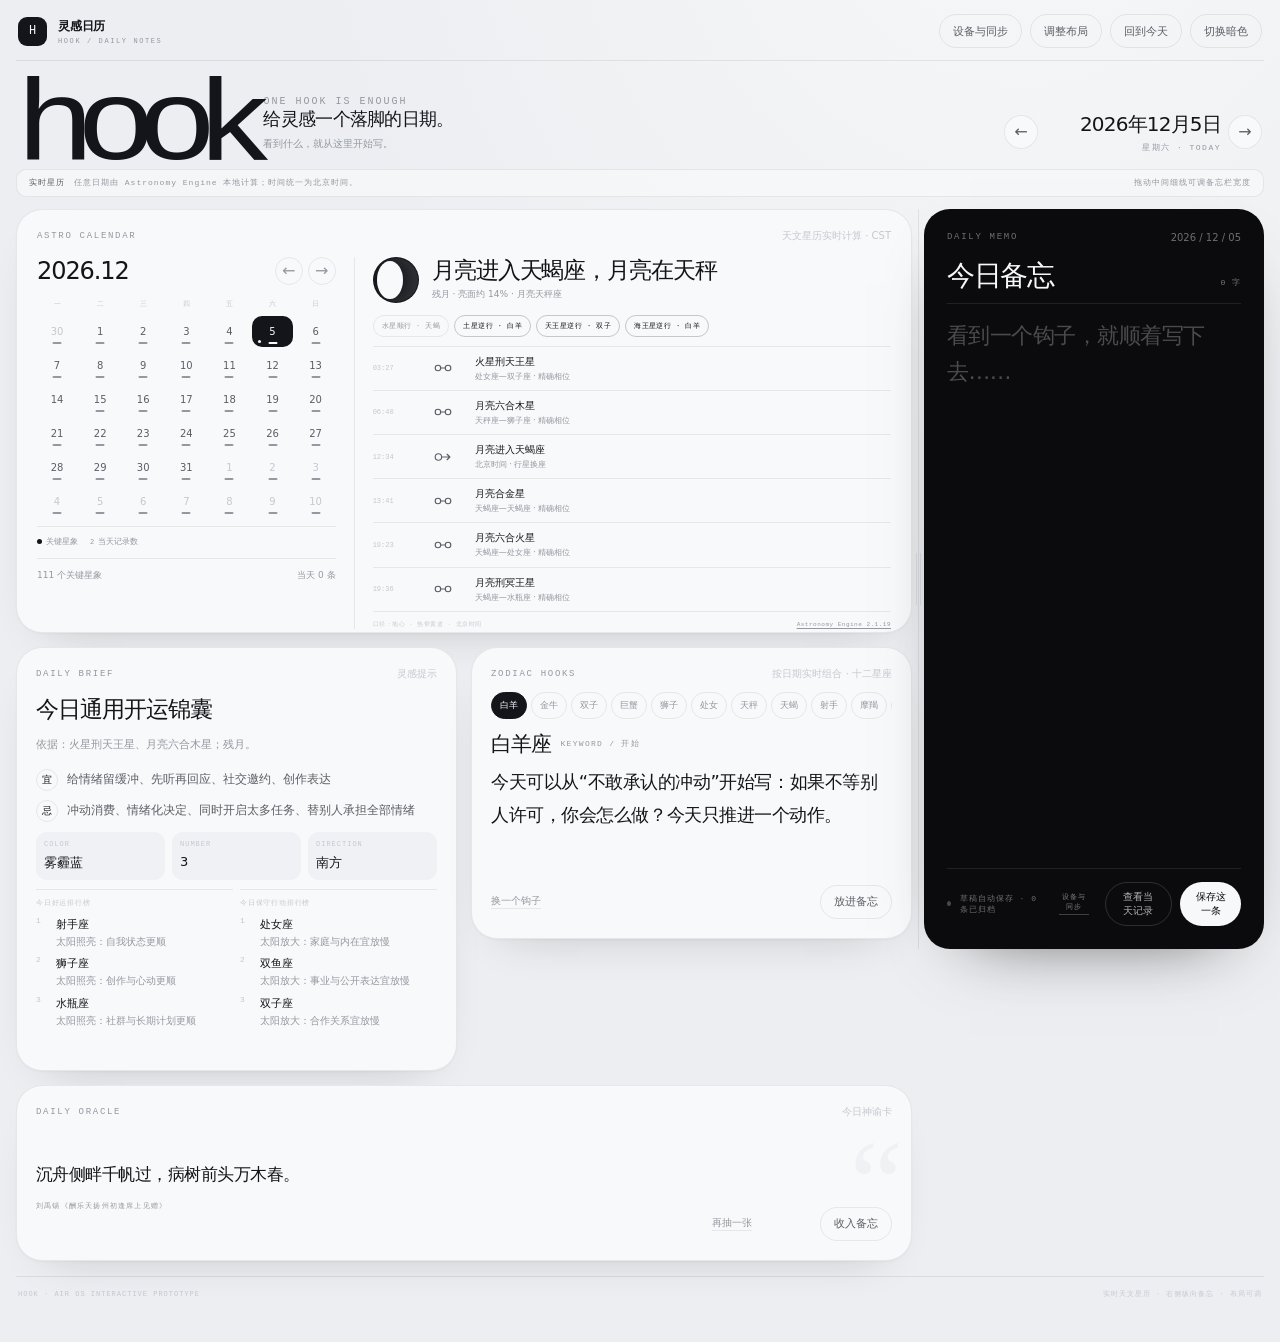
<file: hook/index.html>
<!doctype html>
<html lang="zh-CN" data-air-os="1" data-theme="light">
<head>
  <meta charset="utf-8">
  <meta name="viewport" content="width=device-width, initial-scale=1, viewport-fit=cover">
  <meta name="color-scheme" content="light dark">
  <meta name="theme-color" content="#eceef1">
  <meta name="apple-mobile-web-app-capable" content="yes">
  <meta name="apple-mobile-web-app-status-bar-style" content="default">
  <meta name="apple-mobile-web-app-title" content="灵感日历">
  <link rel="manifest" href="manifest.webmanifest">
  <link rel="icon" href="icons/hook-mark.svg" type="image/svg+xml">
  <link rel="apple-touch-icon" href="icons/hook-180.png">
  <title>HOOK · 灵感日历</title>
  <style>
    :root {
      --font: "PingFang SC", "Microsoft YaHei", "Source Han Sans SC", system-ui, sans-serif;
      --mono: "SFMono-Regular", Consolas, "Liberation Mono", monospace;
      --ease: cubic-bezier(.22,.61,.36,1);
      --bg: #eceef1;
      --surface: #f8f9fa;
      --inset: #f0f1f4;
      --ink: #14151a;
      --ink-2: #5b5e66;
      --ink-3: #9498a1;
      --ink-4: #c4c8d0;
      --hair: rgba(20,21,26,.08);
      --core: #0b0b0d;
      --core-ink: #f7f8fa;
      --radius: 26px;
      --radius-sm: 15px;
      --shadow: 0 1px 2px rgba(20,21,26,.03), 0 20px 48px -34px rgba(20,21,26,.3);
    }

    [data-theme="dark"] {
      --bg: #0a0a0c;
      --surface: #141519;
      --inset: #1b1c21;
      --ink: #f3f4f6;
      --ink-2: #a9adb6;
      --ink-3: #6f737c;
      --ink-4: #3d4048;
      --hair: rgba(255,255,255,.08);
      --core: #f7f8fa;
      --core-ink: #0b0b0d;
      --shadow: 0 1px 2px rgba(0,0,0,.4), 0 20px 48px -30px rgba(0,0,0,.75);
    }

    *, *::before, *::after { box-sizing: border-box; }
    html { min-width: 320px; background: var(--bg); scroll-behavior: smooth; }
    body {
      min-width: 320px;
      min-height: 100vh;
      margin: 0;
      overflow-x: hidden;
      color: var(--ink);
      background:
        radial-gradient(circle at 80% -10%, color-mix(in srgb, var(--surface) 86%, transparent), transparent 40%),
        var(--bg);
      font-family: var(--font);
      -webkit-font-smoothing: antialiased;
      transition: color .45s var(--ease), background .45s var(--ease);
    }
    button, textarea { font: inherit; color: inherit; }
    button { cursor: pointer; }
    :focus-visible { outline: 2px solid currentColor; outline-offset: 3px; }
    .sr-only { position: absolute !important; width: 1px; height: 1px; padding: 0; margin: -1px; overflow: hidden; clip: rect(0,0,0,0); white-space: nowrap; border: 0; }

    .shell {
      width: min(calc(100% - 32px), 1480px);
      margin: 0 auto;
      padding: max(14px, env(safe-area-inset-top)) 0 max(42px, env(safe-area-inset-bottom));
    }

    .topbar {
      min-height: 44px;
      display: flex;
      align-items: center;
      justify-content: space-between;
      gap: 18px;
      padding: 0 2px 12px;
      border-bottom: 1px solid var(--hair);
    }
    .brand { display: flex; align-items: center; gap: 11px; min-width: 0; }
    .brand-mark {
      width: 29px;
      aspect-ratio: 1;
      display: grid;
      place-items: center;
      border-radius: 9px;
      color: var(--surface);
      background: var(--ink);
      font: 12px var(--mono);
    }
    .brand strong { display: block; font-size: 12px; font-weight: 600; letter-spacing: -.02em; }
    .brand small { display: block; margin-top: 2px; color: var(--ink-3); font: 7px var(--mono); letter-spacing: 1.6px; }
    .top-actions { display: flex; align-items: center; gap: 8px; }
    .quiet-button, .icon-button, .primary-button, .ghost-core, .chip {
      border: 1px solid var(--hair);
      background: transparent;
      transition: transform .18s var(--ease), background .22s var(--ease), color .22s var(--ease), border-color .22s var(--ease);
    }
    .quiet-button { min-height: 34px; padding: 7px 13px; border-radius: 999px; color: var(--ink-2); font-size: 11px; }
    .quiet-button:hover, .icon-button:hover, .chip:hover { background: var(--inset); transform: translateY(-1px); }
    .quiet-button:active, .icon-button:active, .primary-button:active, .ghost-core:active { transform: scale(.97); }

    .hero {
      min-height: 104px;
      display: grid;
      grid-template-columns: minmax(0, 1fr) auto;
      align-items: end;
      gap: 28px;
      padding: 18px 2px 16px;
    }
    .hero-lockup { min-width: 0; display: flex; align-items: flex-end; gap: 22px; }
    .wordmark {
      margin: 0 22px -7px 0;
      font-family: Arial, Helvetica, sans-serif;
      font-size: clamp(70px, 9vw, 132px);
      font-weight: 400;
      line-height: .7;
      letter-spacing: -.105em;
      transform: scaleX(1.17);
      transform-origin: left bottom;
    }
    .hero-copy { min-width: 160px; padding-bottom: 2px; }
    .eyebrow { margin: 0 0 7px; color: var(--ink-3); font: 8px/1 var(--mono); letter-spacing: 2px; text-transform: uppercase; }
    .hero-copy h1 { margin: 0; font-size: 18px; font-weight: 450; letter-spacing: -.04em; }
    .hero-copy p { margin: 6px 0 0; color: var(--ink-3); font-size: 10px; }
    .date-control { display: flex; align-items: center; gap: 7px; }
    .icon-button { width: 34px; height: 34px; padding: 0; border-radius: 50%; color: var(--ink-2); background: var(--surface); }
    .date-readout { min-width: 176px; text-align: right; }
    .date-readout strong { display: block; font-size: 20px; font-weight: 380; letter-spacing: -.04em; font-variant-numeric: tabular-nums; }
    .date-readout span { display: block; margin-top: 4px; color: var(--ink-3); font: 8px var(--mono); letter-spacing: 1.5px; }

    .demo-strip {
      display: flex;
      align-items: center;
      justify-content: space-between;
      gap: 16px;
      margin-bottom: 12px;
      padding: 7px 12px;
      border: 1px solid var(--hair);
      border-radius: 10px;
      color: var(--ink-3);
      background: color-mix(in srgb, var(--surface) 68%, transparent);
      font: 8px/1.5 var(--mono);
      letter-spacing: 1px;
    }
    .demo-strip b { color: var(--ink-2); font-weight: 550; }

    .grid { display: grid; grid-template-columns: repeat(12, minmax(0, 1fr)); gap: 14px; }
    .panel {
      min-width: 0;
      padding: 19px;
      border: 1px solid var(--hair);
      border-radius: var(--radius);
      background: var(--surface);
      box-shadow: var(--shadow);
    }
    .panel-head { display: flex; align-items: center; justify-content: space-between; gap: 12px; margin-bottom: 14px; }
    .panel-head span { color: var(--ink-3); font: 9px var(--mono); letter-spacing: 1.7px; text-transform: uppercase; }
    .panel-head small { color: var(--ink-4); font-size: 10px; }

    .calendar-panel { grid-column: span 4; min-height: 332px; }
    .month-nav { display: flex; align-items: center; justify-content: space-between; gap: 8px; margin-bottom: 11px; }
    .month-nav strong { font-size: 24px; font-weight: 380; letter-spacing: -.045em; font-variant-numeric: tabular-nums; }
    .month-actions { display: flex; gap: 5px; }
    .month-actions button { width: 28px; height: 28px; border: 1px solid var(--hair); border-radius: 50%; color: var(--ink-3); background: transparent; }
    .weekdays, .calendar-grid { display: grid; grid-template-columns: repeat(7, 1fr); gap: 3px; }
    .weekdays { margin-bottom: 4px; }
    .weekdays span { padding: 3px 0; color: var(--ink-4); text-align: center; font: 7px var(--mono); }
    .day {
      position: relative;
      min-width: 0;
      height: 31px;
      display: grid;
      place-items: center;
      border: 0;
      border-radius: 10px;
      color: var(--ink-2);
      background: transparent;
      font-size: 10px;
      font-variant-numeric: tabular-nums;
    }
    .day.outside { color: var(--ink-4); }
    .day:hover { background: var(--inset); }
    .day.today::after { content: ""; position: absolute; bottom: 4px; width: 3px; height: 3px; border-radius: 50%; background: var(--ink-3); }
    .day.has-note::before { content: attr(data-count); position: absolute; top: 2px; right: 3px; color: var(--ink-3); font: 6px var(--mono); }
    .day.selected { color: var(--surface); background: var(--ink); }
    .day.selected.today::after { background: var(--surface); }
    .calendar-foot { display: flex; justify-content: space-between; gap: 12px; margin-top: 11px; padding-top: 10px; border-top: 1px solid var(--hair); color: var(--ink-3); font-size: 9px; }

    .memo-panel {
      grid-column: span 8;
      min-height: 332px;
      display: grid;
      grid-template-rows: auto 1fr auto;
      color: var(--core-ink);
      background: var(--core);
      border-color: transparent;
      box-shadow: 0 28px 70px -46px rgba(0,0,0,.75);
    }
    .memo-panel .panel-head span, .memo-panel .panel-head small { color: color-mix(in srgb, var(--core-ink) 42%, transparent); }
    .memo-headline { display: flex; align-items: baseline; justify-content: space-between; gap: 16px; margin-bottom: 8px; }
    .memo-headline h2 { margin: 0; font-size: 28px; font-weight: 350; letter-spacing: -.05em; }
    .memo-headline b { color: color-mix(in srgb, var(--core-ink) 46%, transparent); font: 8px var(--mono); letter-spacing: 1px; }
    .memo-editor {
      width: 100%;
      min-height: 154px;
      resize: none;
      padding: 14px 0;
      border: 0;
      border-top: 1px solid color-mix(in srgb, var(--core-ink) 9%, transparent);
      border-bottom: 1px solid color-mix(in srgb, var(--core-ink) 9%, transparent);
      outline: 0;
      color: var(--core-ink);
      background: transparent;
      font-size: clamp(17px, 1.7vw, 24px);
      font-weight: 330;
      line-height: 1.65;
      letter-spacing: -.025em;
      caret-color: var(--core-ink);
    }
    .memo-editor::placeholder { color: color-mix(in srgb, var(--core-ink) 27%, transparent); }
    .memo-editor:focus { border-top-color: color-mix(in srgb, var(--core-ink) 24%, transparent); }
    .memo-foot { display: flex; align-items: center; justify-content: space-between; gap: 16px; padding-top: 13px; }
    .save-state { color: color-mix(in srgb, var(--core-ink) 42%, transparent); font: 8px var(--mono); letter-spacing: 1px; }
    .memo-actions { display: flex; gap: 8px; }
    .ghost-core, .primary-button { min-height: 34px; padding: 7px 13px; border-radius: 999px; font-size: 10px; }
    .ghost-core { color: color-mix(in srgb, var(--core-ink) 70%, transparent); border-color: color-mix(in srgb, var(--core-ink) 15%, transparent); }
    .ghost-core:hover { border-color: color-mix(in srgb, var(--core-ink) 36%, transparent); }
    .primary-button { color: var(--core); background: var(--core-ink); border-color: transparent; }

    .brief-panel { grid-column: span 4; min-height: 246px; }
    .brief-lead { margin-bottom: 13px; }
    .brief-lead h3 { margin: 0 0 7px; font-size: 23px; font-weight: 420; line-height: 1.28; letter-spacing: -.045em; }
    .brief-lead p { margin: 0; color: var(--ink-3); font-size: 10px; line-height: 1.65; }
    .transit-list { display: grid; gap: 0; }
    .transit { display: grid; grid-template-columns: 38px minmax(0, 1fr); gap: 10px; padding: 8px 0; border-top: 1px solid var(--hair); }
    .transit time { color: var(--ink-4); font: 7px var(--mono); }
    .transit span { min-width: 0; color: var(--ink-2); font-size: 10px; overflow: hidden; text-overflow: ellipsis; white-space: nowrap; }
    .lucky-row { display: grid; grid-template-columns: repeat(3, 1fr); gap: 7px; margin-top: 10px; }
    .lucky-row div { padding: 8px; border-radius: 11px; background: var(--inset); }
    .lucky-row small { display: block; color: var(--ink-4); font: 7px var(--mono); letter-spacing: 1px; }
    .lucky-row b { display: block; margin-top: 6px; font-size: 13px; font-weight: 500; }

    .inspiration-panel { grid-column: span 5; min-height: 246px; display: grid; grid-template-rows: auto auto 1fr auto; }
    .signs { display: flex; gap: 4px; margin: -3px 0 11px; overflow-x: auto; scrollbar-width: none; }
    .signs::-webkit-scrollbar { display: none; }
    .chip { flex: 0 0 auto; min-width: 29px; height: 27px; padding: 0 8px; border-radius: 999px; color: var(--ink-3); font-size: 9px; }
    .chip.active { color: var(--surface); background: var(--ink); border-color: var(--ink); }
    .hook-meta { display: flex; align-items: center; gap: 9px; margin-bottom: 7px; }
    .hook-meta strong { font-size: 21px; font-weight: 420; letter-spacing: -.04em; }
    .hook-meta span { color: var(--ink-3); font: 8px var(--mono); letter-spacing: 1.3px; }
    .hook-copy { margin: 0; font-size: 18px; line-height: 1.85; letter-spacing: -.025em; }
    .card-actions { align-self: end; display: flex; align-items: center; justify-content: space-between; gap: 10px; padding-top: 12px; }
    .text-button { padding: 0; border: 0; border-bottom: 1px solid var(--hair); color: var(--ink-3); background: transparent; font-size: 10px; }
    .text-button:hover { color: var(--ink); }

    .oracle-panel {
      grid-column: span 3;
      min-height: 246px;
      display: grid;
      grid-template-rows: auto 1fr auto;
      overflow: hidden;
      position: relative;
    }
    .oracle-panel::after { content: "“"; position: absolute; right: 8px; top: 38px; color: var(--inset); font: 120px/1 Georgia, serif; pointer-events: none; }
    .oracle-copy { position: relative; z-index: 1; align-self: center; }
    .oracle-copy blockquote { margin: 0; font-size: 17px; line-height: 1.5; letter-spacing: -.03em; }
    .oracle-copy cite { display: block; margin-top: 13px; color: var(--ink-3); font: normal 7px var(--mono); letter-spacing: 1.2px; }
    .oracle-panel.reveal .oracle-copy { animation: cardReveal .42s var(--ease) both; }
    @keyframes cardReveal { from { opacity: 0; transform: translateY(6px); } }

    .page-foot { display: flex; justify-content: space-between; gap: 20px; margin-top: 15px; padding: 12px 2px 0; border-top: 1px solid var(--hair); color: var(--ink-4); font: 7px/1.6 var(--mono); letter-spacing: 1px; }

    .drawer-backdrop { position: fixed; inset: 0; z-index: 20; background: rgba(5,5,7,.32); opacity: 0; pointer-events: none; transition: opacity .25s var(--ease); }
    .drawer {
      position: fixed;
      z-index: 21;
      top: 12px;
      right: 12px;
      bottom: 12px;
      width: min(430px, calc(100% - 24px));
      display: grid;
      grid-template-rows: auto 1fr;
      padding: 23px;
      border: 1px solid var(--hair);
      border-radius: 24px;
      background: var(--surface);
      box-shadow: 0 34px 90px rgba(0,0,0,.28);
      opacity: 0;
      pointer-events: none;
      transform: none;
      transition: opacity .22s ease;
    }
    .drawer.open { opacity: 1; pointer-events: auto; transform: none; }
    .drawer-backdrop.open { opacity: 1; pointer-events: auto; }
    .drawer-head { display: flex; align-items: flex-start; justify-content: space-between; gap: 16px; padding-bottom: 16px; border-bottom: 1px solid var(--hair); }
    .drawer-head h2 { margin: 0; font-size: 24px; font-weight: 420; letter-spacing: -.045em; }
    .drawer-head p { margin: 5px 0 0; color: var(--ink-3); font-size: 9px; }
    .close-button { width: 34px; height: 34px; border: 1px solid var(--hair); border-radius: 50%; background: transparent; }
    .archive { overflow-y: auto; padding-top: 6px; }
    .archive-empty { margin: 28px 0; color: var(--ink-3); font-size: 12px; }
    .archive-item { padding: 16px 0; border-bottom: 1px solid var(--hair); }
    .archive-item time { color: var(--ink-4); font: 7px var(--mono); letter-spacing: 1px; }
    .archive-item p { margin: 8px 0 0; color: var(--ink-2); font-size: 13px; line-height: 1.7; white-space: pre-wrap; }

    .toast {
      position: fixed;
      z-index: 30;
      left: 50%;
      bottom: max(24px, env(safe-area-inset-bottom));
      padding: 9px 14px;
      border-radius: 999px;
      color: var(--surface);
      background: var(--ink);
      box-shadow: 0 14px 38px rgba(0,0,0,.22);
      font-size: 10px;
      opacity: 0;
      pointer-events: none;
      transform: translate(-50%, 8px);
      transition: opacity .2s ease, transform .24s var(--ease);
    }
    .toast.show { opacity: 1; transform: translate(-50%, 0); }

    @media (max-width: 1080px) {
      .shell { width: min(calc(100% - 24px), 1480px); }
      .panel { padding: 17px; }
      .wordmark { font-size: 78px; }
      .calendar-panel { grid-column: span 5; }
      .memo-panel { grid-column: span 7; }
      .brief-panel { grid-column: span 4; }
      .inspiration-panel { grid-column: span 5; }
      .oracle-panel { grid-column: span 3; }
    }

    @media (max-width: 880px) {
      .hero { grid-template-columns: 1fr; align-items: start; gap: 18px; }
      .date-control { justify-content: flex-end; }
      .calendar-panel, .memo-panel { grid-column: 1 / -1; }
      .brief-panel, .inspiration-panel { grid-column: span 6; }
      .oracle-panel { grid-column: 1 / -1; min-height: 210px; }
    }

    @media (max-width: 620px) {
      .shell { width: min(calc(100% - 18px), 1480px); }
      .topbar { align-items: flex-start; }
      .top-actions #layout-reset, .top-actions #today-button, .top-actions #theme-toggle { display: none; }
      .hero-lockup { display: block; }
      .wordmark { width: max-content; max-width: 100%; margin: 0 0 14px; font-size: 68px; }
      .hero-copy { padding-left: 2px; }
      .date-control { justify-content: space-between; }
      .date-readout { flex: 1; text-align: center; }
      .demo-strip { align-items: flex-start; flex-direction: column; gap: 3px; }
      .grid { grid-template-columns: 1fr; }
      .panel { grid-column: 1 / -1; border-radius: 22px; }
      .memo-panel { min-height: 400px; }
      .memo-foot { align-items: flex-start; flex-direction: column; }
      .memo-actions { width: 100%; }
      .memo-actions button { flex: 1; }
      .lucky-row { gap: 5px; }
      .page-foot { flex-direction: column; }
    }

    @media (prefers-reduced-motion: reduce) {
      html { scroll-behavior: auto; }
      *, *::before, *::after { animation-duration: .01ms !important; animation-iteration-count: 1 !important; }
      .drawer, .toast, .quiet-button, .icon-button, .chip { transition-duration: .01ms !important; }
    }

    @media print {
      :root, [data-theme="dark"] { --bg: #fff; --surface: #fff; --ink: #111; --ink-2: #333; --ink-3: #666; --ink-4: #888; --hair: rgba(0,0,0,.14); --core: #111; --core-ink: #fff; }
      body { background: #fff; }
      .shell { width: 100%; padding: 0; }
      .top-actions, .date-control button, .demo-strip, .card-actions, .memo-actions, .drawer, .drawer-backdrop, .toast { display: none !important; }
      .panel { box-shadow: none; break-inside: avoid; }
    }
  </style>
  <style>
    /* V2 · 星象日历与 iPad 右侧备忘栏 */
    .top-actions { flex-wrap: wrap; justify-content: flex-end; }
    #layout-reset { display: none; }
    body.layout-edit #layout-reset { display: inline-flex; }

    .dashboard {
      --memo-w: 38vw;
      display: grid;
      grid-template-columns: minmax(0, 1fr) 12px minmax(340px, var(--memo-w));
      align-items: start;
      gap: 0;
    }
    .left-stack { min-width: 0; display: grid; grid-template-columns: repeat(12, minmax(0, 1fr)); gap: 14px; }
    .support-grid { display: contents; }
    .left-stack .astro-panel { grid-column: 1 / -1; }
    .support-grid .brief-panel { grid-column: span 6; }
    .support-grid .inspiration-panel { grid-column: span 6; }
    .support-grid .oracle-panel { grid-column: 1 / -1; }
    .support-grid .widget.full { grid-column: 1 / -1; }

    .widget { position: relative; min-width: 0; overflow: auto; }
    .widget-controls { display: none; align-items: center; gap: 4px; }
    body.layout-edit .widget-controls { display: flex; }
    body.layout-edit .widget { outline: 1px dashed color-mix(in srgb, var(--ink) 20%, transparent); outline-offset: -5px; }
    body.layout-edit .widget .panel-head { cursor: grab; touch-action: none; -webkit-user-select: none; user-select: none; }
    body.layout-edit .widget .panel-head > span:first-child::after { content: " · 按住拖动"; color: var(--ink-4); letter-spacing: .5px; }
    body.layout-edit .memo-panel .panel-head > span:first-child::after { content: " · 位置固定"; }
    body.layout-edit .support-grid .panel-meta > small { display: none; }
    .widget.dragging { z-index: 8; opacity: .58; box-shadow: 0 26px 64px -34px rgba(20,21,26,.45); }
    .widget.resizing { z-index: 7; outline-color: color-mix(in srgb, var(--ink) 48%, transparent); }
    .resize-handle {
      display: none;
      position: absolute;
      z-index: 9;
      right: 10px;
      bottom: 10px;
      width: 26px;
      height: 26px;
      padding: 0;
      border: 0;
      border-right: 2px solid color-mix(in srgb, var(--ink) 42%, transparent);
      border-bottom: 2px solid color-mix(in srgb, var(--ink) 42%, transparent);
      border-radius: 0 0 7px 0;
      background: transparent;
      cursor: nwse-resize;
      touch-action: none;
    }
    body.layout-edit .resize-handle { display: block; }
    .memo-panel .resize-handle { right: auto; left: 10px; border-right: 0; border-left: 2px solid color-mix(in srgb, var(--core-ink) 34%, transparent); border-bottom-color: color-mix(in srgb, var(--core-ink) 34%, transparent); border-radius: 0 0 0 7px; cursor: nesw-resize; }
    .widget-controls button {
      min-width: 24px;
      height: 24px;
      padding: 0 6px;
      border: 1px solid var(--hair);
      border-radius: 8px;
      color: var(--ink-3);
      background: transparent;
      font: 9px var(--mono);
    }
    .widget-controls button:hover { color: var(--ink); background: var(--inset); }
    .panel-meta { display: flex; align-items: center; gap: 8px; }

    .splitter {
      position: sticky;
      top: 12px;
      height: min(740px, calc(100vh - 24px));
      display: grid;
      place-items: center;
      cursor: col-resize;
      touch-action: none;
      user-select: none;
    }
    .splitter::before { content: ""; width: 1px; height: 100%; background: var(--hair); transition: width .2s var(--ease), background .2s var(--ease); }
    .splitter::after { content: ""; position: absolute; width: 5px; height: 52px; border-left: 1px solid var(--ink-4); border-right: 1px solid var(--ink-4); opacity: .45; }
    .splitter:hover::before, body.layout-edit .splitter::before { width: 2px; background: var(--ink-3); }

    .astro-panel { height: var(--astro-h, 424px); padding: 19px 20px; }
    .astro-layout { min-width: 0; height: calc(100% - 34px); display: grid; grid-template-columns: minmax(252px, .76fr) minmax(0, 1.24fr); gap: 18px; }
    .calendar-zone { min-width: 0; padding-right: 18px; border-right: 1px solid var(--hair); }
    .sky-zone { min-width: 0; display: grid; grid-template-rows: auto auto minmax(0, 1fr) auto; }
    .sky-overview { display: grid; grid-template-columns: auto minmax(0, 1fr); gap: 13px; align-items: center; }
    .moon-disc {
      width: 46px;
      aspect-ratio: 1;
      position: relative;
      overflow: hidden;
      border: 1px solid var(--hair);
      border-radius: 50%;
      background: var(--ink);
      box-shadow: inset -10px 0 18px rgba(255,255,255,.12);
    }
    .moon-disc::after { content: ""; position: absolute; inset: 3px 15px 3px 3px; border-radius: 50%; background: var(--surface); }
    .sky-title h2 { margin: 0; font-size: 23px; font-weight: 410; line-height: 1.1; letter-spacing: -.045em; }
    .sky-title p { margin: 5px 0 0; color: var(--ink-3); font-size: 9px; line-height: 1.5; }
    .motion-row { display: flex; gap: 5px; margin: 12px 0 9px; overflow-x: auto; scrollbar-width: none; }
    .motion-row::-webkit-scrollbar { display: none; }
    .motion-tag { flex: 0 0 auto; padding: 5px 8px; border: 1px solid var(--hair); border-radius: 999px; color: var(--ink-3); font: 7px var(--mono); letter-spacing: .45px; }
    .motion-tag.retro { color: var(--ink); border-color: color-mix(in srgb, var(--ink) 22%, transparent); }
    .astro-events { min-height: 0; overflow-y: auto; border-top: 1px solid var(--hair); }
    .astro-event { display: grid; grid-template-columns: 44px 30px minmax(0, 1fr); column-gap: 14px; align-items: center; padding: 8px 0; border-bottom: 1px solid var(--hair); }
    .astro-event time { color: var(--ink-4); font: 7px var(--mono); }
    .astro-mark { width: 24px; height: 24px; display: grid; place-items: center; color: var(--ink-2); }
    .astro-mark svg { width: 22px; height: 22px; display: block; fill: none; stroke: currentColor; stroke-width: 1.25; stroke-linecap: round; stroke-linejoin: round; }
    .astro-event strong { display: block; font-size: 10px; font-weight: 520; }
    .astro-event small { display: block; margin-top: 2px; color: var(--ink-3); font-size: 8px; line-height: 1.4; }
    .astro-empty { margin: 18px 0; color: var(--ink-3); font-size: 10px; line-height: 1.7; }
    .source-line { display: flex; align-items: center; justify-content: space-between; gap: 12px; padding-top: 8px; color: var(--ink-4); font: 6px var(--mono); letter-spacing: .5px; }
    .source-line a { color: var(--ink-3); text-decoration: underline; text-underline-offset: 2px; }
    .calendar-legend { display: flex; gap: 12px; margin-top: 9px; padding-top: 9px; border-top: 1px solid var(--hair); color: var(--ink-3); font-size: 8px; }
    .calendar-legend i { display: inline-block; width: 5px; height: 5px; margin-right: 4px; border-radius: 50%; background: var(--ink); }
    .calendar-legend b { margin-right: 4px; font: 7px var(--mono); }
    .day { overflow: hidden; }
    .event-marker { position: absolute; bottom: 3px; left: 50%; width: 9px; height: 2px; border-radius: 2px; background: var(--ink-3); transform: translateX(-50%); }
    .day.selected .event-marker { background: var(--surface); }
    .day.today::after { left: 6px; bottom: 4px; }

    .memo-panel {
      grid-column: auto;
      position: sticky;
      top: 12px;
      height: var(--memo-h, min(740px, calc(100vh - 24px)));
      min-height: 590px;
      max-height: calc(100vh - 24px);
      padding: 22px;
    }
    .memo-panel > div { min-height: 0; display: grid; grid-template-rows: auto minmax(0, 1fr); }
    .memo-editor { height: 100%; min-height: 390px; }
    .memo-panel .widget-controls button { color: color-mix(in srgb, var(--core-ink) 48%, transparent); border-color: color-mix(in srgb, var(--core-ink) 14%, transparent); }
    .memo-panel .widget-controls button:hover { color: var(--core-ink); background: color-mix(in srgb, var(--core-ink) 8%, transparent); }
    .memo-tools { display: flex; align-items: center; gap: 9px; }
    .sync-button { padding: 0 0 2px; border: 0; border-bottom: 1px solid color-mix(in srgb, var(--core-ink) 22%, transparent); color: color-mix(in srgb, var(--core-ink) 48%, transparent); background: transparent; font: 7px var(--mono); letter-spacing: .8px; }
    .sync-button:hover { color: var(--core-ink); }
    .sync-dot { width: 5px; height: 5px; border-radius: 50%; background: color-mix(in srgb, var(--core-ink) 26%, transparent); }
    .sync-dot.online { background: var(--core-ink); }

    .device-panel { overflow-y: auto; padding-top: 6px; }
    .settings-section { padding: 18px 0; border-bottom: 1px solid var(--hair); }
    .settings-section:last-child { border-bottom: 0; }
    .settings-label { margin: 0 0 7px; color: var(--ink-4); font: 7px var(--mono); letter-spacing: 1.6px; text-transform: uppercase; }
    .settings-section h3 { margin: 0; font-size: 17px; font-weight: 450; letter-spacing: -.035em; }
    .settings-section p { margin: 8px 0 0; color: var(--ink-3); font-size: 10px; line-height: 1.7; }
    .settings-status { display: flex; align-items: center; gap: 9px; margin-top: 13px; color: var(--ink-2); font-size: 10px; }
    .settings-status i { width: 6px; height: 6px; border-radius: 50%; background: var(--ink-4); }
    .settings-status.connected i { background: var(--ink); }
    .settings-form { display: grid; gap: 8px; margin-top: 14px; }
    .settings-form input { width: 100%; min-height: 40px; padding: 9px 12px; border: 1px solid var(--hair); border-radius: 12px; color: var(--ink); background: var(--inset); font-size: 11px; outline: 0; }
    .settings-form input:focus { border-color: color-mix(in srgb, var(--ink) 28%, transparent); }
    .password-row { display: grid; gap: 6px; }
    .account-hint { margin: 0; color: var(--muted); font-size: 10px; line-height: 1.65; }
    .settings-actions { display: flex; flex-wrap: wrap; gap: 8px; margin-top: 12px; }
    .settings-actions button { min-height: 35px; padding: 8px 13px; border: 1px solid var(--hair); border-radius: 999px; color: var(--ink-2); background: transparent; font-size: 10px; }
    .settings-actions button.primary { color: var(--surface); border-color: var(--ink); background: var(--ink); }
    .settings-actions button:disabled { cursor: not-allowed; opacity: .38; }
    .install-steps { display: grid; gap: 9px; margin: 13px 0 0; padding: 0; list-style: none; counter-reset: install-step; }
    .install-steps li { display: grid; grid-template-columns: 20px minmax(0, 1fr); gap: 9px; color: var(--ink-2); font-size: 10px; line-height: 1.6; counter-increment: install-step; }
    .install-steps li::before { content: counter(install-step); width: 18px; height: 18px; display: grid; place-items: center; border: 1px solid var(--hair); border-radius: 50%; color: var(--ink-3); font: 7px var(--mono); }
    .brief-basis { margin: -1px 0 14px; color: var(--ink-3); font-size: 11px; line-height: 1.7; }
    .advice-grid { display: grid; gap: 9px; }
    .advice-line { display: grid; grid-template-columns: 22px minmax(0, 1fr); gap: 9px; align-items: start; }
    .advice-line b { width: 22px; height: 22px; display: grid; place-items: center; border: 1px solid var(--hair); border-radius: 50%; font-size: 10px; font-weight: 520; }
    .advice-line p { margin: 0; color: var(--ink-2); font-size: 12px; line-height: 1.8; }
    .ranking-grid { display: grid; grid-template-columns: 1fr 1fr; gap: 7px; margin-top: 9px; }
    .ranking-card { min-width: 0; padding-top: 8px; border-top: 1px solid var(--hair); }
    .ranking-card > small { display: block; color: var(--ink-4); font: 7px var(--mono); letter-spacing: .8px; }
    .ranking-list { display: grid; gap: 6px; margin: 8px 0 0; padding: 0; list-style: none; counter-reset: rank; }
    .ranking-list li { display: grid; grid-template-columns: 15px minmax(0, 1fr); gap: 5px; color: var(--ink-2); font-size: 10px; line-height: 1.55; counter-increment: rank; }
    .ranking-list li::before { content: counter(rank); color: var(--ink-4); font: 8px var(--mono); }
    .ranking-list strong { display: block; color: var(--ink); font-size: 11px; font-weight: 550; }
    .ranking-list span { display: block; margin-top: 1px; color: var(--ink-3); }

    .brief-panel { height: var(--brief-h, 424px); }
    .inspiration-panel { height: var(--hook-h, 292px); }
    .oracle-panel { height: var(--oracle-h, 176px); min-height: 160px; grid-template-columns: minmax(0, 1fr) auto; grid-template-rows: auto 1fr; column-gap: 24px; }
    .oracle-panel .panel-head { grid-column: 1 / -1; }
    .oracle-panel .oracle-copy { max-width: 760px; }
    .oracle-panel .card-actions { align-self: end; min-width: 180px; }

    @media (max-width: 1100px) {
      .dashboard { --memo-w: 38vw; grid-template-columns: minmax(0, 1fr) 10px minmax(340px, var(--memo-w)); }
      .astro-panel { padding: 17px; }
      .astro-layout { grid-template-columns: minmax(238px, .78fr) minmax(0, 1.22fr); gap: 14px; }
      .calendar-zone { padding-right: 14px; }
      .memo-panel { padding: 18px; }
      .support-grid { grid-template-columns: 1fr; }
      .support-grid .brief-panel, .support-grid .inspiration-panel { grid-column: 1 / -1; }
    }

    @media (max-width: 900px) {
      .dashboard { display: grid; grid-template-columns: minmax(0, 1fr); gap: 14px; }
      .splitter { display: none; }
      .memo-panel { position: relative; top: auto; width: 100%; height: 640px; min-height: 520px; max-height: none; order: -1; }
      .astro-layout { grid-template-columns: minmax(250px, .8fr) minmax(0, 1.2fr); }
    }

    @media (max-width: 680px) {
      .astro-panel { height: auto !important; min-height: 760px; }
      .astro-layout { height: auto; grid-template-columns: 1fr; }
      .calendar-zone { padding: 0 0 16px; border-right: 0; border-bottom: 1px solid var(--hair); }
      .sky-zone { min-height: 340px; }
      .support-grid { grid-template-columns: 1fr; }
      .support-grid .widget { grid-column: 1 / -1; height: auto !important; min-height: 250px; }
      .support-grid .oracle-panel { min-height: 210px; grid-template-columns: 1fr; grid-template-rows: auto 1fr auto; }
      .oracle-panel .panel-head { grid-column: auto; }
      .memo-panel { height: 610px; }
      .astro-event { grid-template-columns: 40px 28px minmax(0, 1fr); column-gap: 12px; }
    }

    @media print {
      .splitter, .widget-controls, #layout-toggle, #layout-reset { display: none !important; }
      .dashboard { display: block; }
      .memo-panel { position: relative; height: auto; min-height: 500px; margin-top: 14px; }
      .widget { height: auto !important; overflow: visible; }
    }
  </style>
</head>
<body>
  <main class="shell" id="top">
    <header class="topbar">
      <div class="brand" aria-label="HOOK 灵感日历">
        <span class="brand-mark" aria-hidden="true">H</span>
        <span><strong>灵感日历</strong><small>HOOK / DAILY NOTES</small></span>
      </div>
      <div class="top-actions">
        <button class="quiet-button" id="open-device-top" type="button">设备与同步</button>
        <button class="quiet-button" id="layout-toggle" type="button" aria-pressed="false">调整布局</button>
        <button class="quiet-button" id="layout-reset" type="button">恢复默认</button>
        <button class="quiet-button" id="today-button" type="button">回到今天</button>
        <button class="quiet-button" id="theme-toggle" type="button" aria-pressed="false">切换暗色</button>
      </div>
    </header>

    <section class="hero" aria-labelledby="page-title">
      <div class="hero-lockup">
        <p class="wordmark" aria-hidden="true">hook</p>
        <div class="hero-copy">
          <p class="eyebrow">One hook is enough</p>
          <h1 id="page-title">给灵感一个落脚的日期。</h1>
          <p>看到什么，就从这里开始写。</p>
        </div>
      </div>
      <div class="date-control" aria-label="切换日期">
        <button class="icon-button" id="previous-day" type="button" aria-label="前一天">←</button>
        <div class="date-readout" aria-live="polite">
          <strong id="date-title"></strong>
          <span id="date-subtitle"></span>
        </div>
        <button class="icon-button" id="next-day" type="button" aria-label="后一天">→</button>
      </div>
    </section>

    <div class="demo-strip" role="note">
      <span><b>实时星历</b>　任意日期由 Astronomy Engine 本地计算；时间统一为北京时间。</span>
      <span id="layout-hint">拖动中间细线可调备忘栏宽度</span>
    </div>

    <section class="dashboard" id="dashboard" aria-label="灵感工作台">
      <div class="left-stack">
        <article class="panel astro-panel widget" id="astro-widget" data-widget="astro">
          <header class="panel-head">
            <span>Astro calendar</span>
            <div class="panel-meta">
              <small>天文星历实时计算 · CST</small>
              <div class="widget-controls" aria-label="调整星象日历高度">
                <button type="button" data-height="astro" data-delta="-40" aria-label="缩小星象日历">−</button>
                <button type="button" data-height="astro" data-delta="40" aria-label="放大星象日历">＋</button>
              </div>
            </div>
          </header>
          <div class="astro-layout">
            <section class="calendar-zone" aria-label="月份日期">
              <div class="month-nav">
                <strong id="month-title"></strong>
                <div class="month-actions">
                  <button id="previous-month" type="button" aria-label="上个月">←</button>
                  <button id="next-month" type="button" aria-label="下个月">→</button>
                </div>
              </div>
              <div class="weekdays" aria-hidden="true"><span>一</span><span>二</span><span>三</span><span>四</span><span>五</span><span>六</span><span>日</span></div>
              <div class="calendar-grid" id="calendar" aria-label="星象日期选择"></div>
              <div class="calendar-legend"><span><i></i>关键星象</span><span><b>2</b>当天记录数</span></div>
              <footer class="calendar-foot"><span id="month-event-count">0 个关键星象</span><span id="selected-note-count">当天 0 条</span></footer>
            </section>
            <section class="sky-zone" aria-label="当天星象">
              <div class="sky-overview">
                <div class="moon-disc" aria-hidden="true"></div>
                <div class="sky-title"><h2 id="astro-day-title"></h2><p id="astro-phase"></p></div>
              </div>
              <div class="motion-row" id="motion-row" aria-label="行星顺逆行状态"></div>
              <div class="astro-events" id="astro-events"></div>
              <footer class="source-line">
                <span>口径：地心 · 热带黄道 · 北京时间</span>
                <span><a href="https://github.com/cosinekitty/astronomy" target="_blank" rel="noreferrer">Astronomy Engine 2.1.19</a></span>
              </footer>
            </section>
          </div>
        </article>

        <div class="support-grid">
          <article class="panel brief-panel widget" id="brief-widget" data-widget="brief">
            <header class="panel-head">
              <span>Daily brief</span>
              <div class="panel-meta"><small>灵感提示</small><div class="widget-controls"><button type="button" data-height="brief" data-delta="-32">−</button><button type="button" data-height="brief" data-delta="32">＋</button><button type="button" data-span="brief" aria-label="切换简报宽度">↔</button></div></div>
            </header>
            <div class="brief-lead"><h3 id="brief-title">今日通用开运锦囊</h3></div>
            <p class="brief-basis" id="brief-basis"></p>
            <div class="advice-grid">
              <div class="advice-line"><b>宜</b><p id="brief-yi"></p></div>
              <div class="advice-line"><b>忌</b><p id="brief-ji"></p></div>
            </div>
            <div class="lucky-row">
              <div><small>COLOR</small><b id="lucky-color"></b></div>
              <div><small>NUMBER</small><b id="lucky-number"></b></div>
              <div><small>DIRECTION</small><b id="lucky-direction"></b></div>
            </div>
            <div class="ranking-grid">
              <div class="ranking-card"><small>今日好运排行榜</small><ol class="ranking-list" id="lucky-ranking"></ol></div>
              <div class="ranking-card"><small>今日保守行动排行榜</small><ol class="ranking-list" id="cautious-ranking"></ol></div>
            </div>
          </article>

          <article class="panel inspiration-panel widget" id="hook-widget" data-widget="hook">
            <header class="panel-head">
              <span>Zodiac hooks</span>
              <div class="panel-meta"><small>按日期实时组合 · 十二星座</small><div class="widget-controls"><button type="button" data-height="hook" data-delta="-32">−</button><button type="button" data-height="hook" data-delta="32">＋</button><button type="button" data-span="hook" aria-label="切换灵感卡宽度">↔</button></div></div>
            </header>
            <div class="signs" id="signs" aria-label="选择星座"></div>
            <div><div class="hook-meta"><strong id="hook-sign"></strong><span id="hook-keyword"></span></div><p class="hook-copy" id="hook-copy"></p></div>
            <footer class="card-actions"><button class="text-button" id="shuffle-hook" type="button">换一个钩子</button><button class="quiet-button" id="use-hook" type="button">放进备忘</button></footer>
          </article>

          <article class="panel oracle-panel widget" id="oracle-panel" data-widget="oracle">
            <header class="panel-head">
              <span>Daily oracle</span>
              <div class="panel-meta"><small>今日神谕卡</small><div class="widget-controls"><button type="button" data-height="oracle" data-delta="-24">−</button><button type="button" data-height="oracle" data-delta="24">＋</button><button type="button" data-span="oracle" aria-label="切换神谕卡宽度">↔</button></div></div>
            </header>
            <div class="oracle-copy" id="oracle-copy"><blockquote id="quote-text"></blockquote><cite id="quote-source"></cite></div>
            <footer class="card-actions"><button class="text-button" id="shuffle-quote" type="button">再抽一张</button><button class="quiet-button" id="use-quote" type="button">收入备忘</button></footer>
          </article>
        </div>
      </div>

      <div class="splitter" id="memo-splitter" role="separator" aria-orientation="vertical" aria-label="拖动调整备忘栏宽度" tabindex="0"></div>

      <article class="panel memo-panel widget" id="memo-widget" data-widget="memo">
        <header class="panel-head">
          <span>Daily memo</span>
          <div class="panel-meta"><small id="memo-date-label"></small><div class="widget-controls"><button type="button" data-height="memo" data-delta="-40">−</button><button type="button" data-height="memo" data-delta="40">＋</button></div></div>
        </header>
        <div>
          <div class="memo-headline"><h2>今日备忘</h2><b id="word-count">0 字</b></div>
          <textarea class="memo-editor" id="memo-editor" aria-label="今日备忘录" placeholder="看到一个钩子，就顺着写下去……"></textarea>
        </div>
        <footer class="memo-foot">
          <div class="memo-tools"><i class="sync-dot" id="sync-dot" aria-hidden="true"></i><span class="save-state" id="save-state">草稿自动保存</span><button class="sync-button" id="open-device" type="button">设备与同步</button></div>
          <div class="memo-actions"><button class="ghost-core" id="open-archive" type="button">查看当天记录</button><button class="primary-button" id="save-note" type="button">保存这一条</button></div>
        </footer>
      </article>
    </section>

    <footer class="page-foot">
      <span>HOOK · AIR OS INTERACTIVE PROTOTYPE</span>
      <span>实时天文星历 · 右侧纵向备忘 · 布局可调</span>
    </footer>
  </main>

  <div class="drawer-backdrop" id="drawer-backdrop"></div>
  <aside class="drawer" id="archive-drawer" aria-hidden="true" aria-labelledby="archive-title">
    <header class="drawer-head">
      <div><h2 id="archive-title">当天记录</h2><p id="archive-subtitle"></p></div>
      <button class="close-button" id="close-archive" type="button" aria-label="关闭记录抽屉">×</button>
    </header>
    <div class="archive" id="archive-list"></div>
  </aside>
  <aside class="drawer" id="device-drawer" aria-hidden="true" aria-labelledby="device-title">
    <header class="drawer-head">
      <div><h2 id="device-title">设备与同步</h2><p>先在本机保存；联网后再与个人云端合并。</p></div>
      <button class="close-button" id="close-device" type="button" aria-label="关闭设备与同步">×</button>
    </header>
    <div class="device-panel">
      <section class="settings-section">
        <p class="settings-label">Cloud notes</p>
        <h3>备忘录云端同步</h3>
        <p id="cloud-description">当前仍以本机为准。连接个人账户后，每个日期的草稿与归档记录会在设备之间同步。</p>
        <div class="settings-status" id="cloud-status"><i aria-hidden="true"></i><span>仅保存在本机</span></div>
        <form class="settings-form" id="cloud-login-form">
          <label class="sr-only" for="cloud-email">同步账户邮箱</label>
          <input id="cloud-email" name="email" type="email" autocomplete="email" placeholder="输入用于同步的邮箱" required>
          <div class="password-row">
            <label class="sr-only" for="cloud-password">同步账户密码</label>
            <input id="cloud-password" name="password" type="password" autocomplete="current-password" minlength="6" placeholder="输入同步密码（至少 6 位）" required>
            <p class="account-hint">第一次使用请先注册。到邮箱点一次确认链接后，回到这里登录；以后无需再收邮件。</p>
          </div>
          <div class="settings-actions"><button class="primary" id="cloud-sign-in" type="submit">登录并同步</button><button id="cloud-sign-up" type="button">第一次使用，注册账户</button><button id="sync-now" type="button">立即同步</button><button id="cloud-sign-out" type="button">断开云端</button></div>
        </form>
      </section>
      <section class="settings-section">
        <p class="settings-label">iPad PWA</p>
        <h3>安装到主屏幕</h3>
        <p id="install-description">部署到 HTTPS 地址后，可像普通应用一样从 iPad 主屏幕打开；无网时仍能写备忘和查看已经缓存的页面。</p>
        <ol class="install-steps"><li>用 iPad 的 Safari 打开部署地址。</li><li>点浏览器的“共享”，选择“添加到主屏幕”。</li><li>以后直接从“灵感日历”图标进入。</li></ol>
        <div class="settings-actions"><button class="primary" id="install-pwa" type="button">安装这个应用</button></div>
      </section>
    </div>
  </aside>
  <div class="toast" id="toast" role="status" aria-live="polite"></div>

  <script src="vendor/astronomy.browser.min.js"></script>
  <script src="astro-engine.js"></script>
  <script src="cloud-config.js"></script>
  <script>
    const root = document.documentElement;
    const STORAGE_KEY = 'hook-air-os-prototype-v1';
    const THEME_KEY = 'hook-air-os-theme';
    const CLOUD_SESSION_KEY = 'hook-cloud-session-v1';
    const cloudConfig = window.HOOK_CLOUD_CONFIG || {};
    const cloudReady = /^https:\/\//.test(cloudConfig.supabaseUrl || '') && Boolean(cloudConfig.supabasePublishableKey);
    const reduceMotion = matchMedia('(prefers-reduced-motion: reduce)').matches;

    const signs = [
      { name: '白羊座', short: '白羊', keyword: '开始', topics: ['刚冒头的念头', '拖了很久的第一步', '不敢承认的冲动', '想立刻改变的事', '被压住的竞争心', '还没命名的目标'], moves: ['先做一个五分钟版本', '把第一步缩小一半', '直接说出真正想要的', '今天只推进一个动作', '把犹豫写成一句问题', '允许自己先试再改'] },
      { name: '金牛座', short: '金牛', keyword: '价值', topics: ['真正舍不得放下的东西', '时间花在哪里', '身体正在提醒的事', '安全感的价格', '已经足够的部分', '值得长期投入的人与事'], moves: ['删掉一项多余消耗', '给重要的事留出整块时间', '先照顾身体的节奏', '重新给注意力定价', '选一个可以长期坚持的版本', '把拥有改写成珍惜'] },
      { name: '双子座', short: '双子', keyword: '连接', topics: ['一句没说完的话', '最近反复出现的消息', '最想追问的问题', '两种相反的说法', '一次偶然的闲聊', '被忽略的小线索'], moves: ['换一种说法再讲一次', '只追问最关键的那个词', '把两个线索连起来', '先听完再下结论', '记录三个突然想到的标题', '找一个人交换看法'] },
      { name: '巨蟹座', short: '巨蟹', keyword: '安放', topics: ['熟悉却不再舒服的地方', '想保护的人或事', '没有被照顾的情绪', '家的真正含义', '过去留下的反应', '需要一点距离的关系'], moves: ['先让情绪落地再回应', '为自己留一块安静空间', '说清楚需要什么照顾', '分开过去和现在', '把边界说得温和而明确', '做一件让身体放松的小事'] },
      { name: '狮子座', short: '狮子', keyword: '表达', topics: ['一直不好意思承认的愿望', '渴望被看见的部分', '真正想呈现的作品', '害怕丢脸的瞬间', '不需要掌声的自信', '愿意站出来承担的事'], moves: ['把愿望写成一句直白的话', '先为自己完成它', '删掉讨好别人的那一段', '允许作品保留一点锋芒', '把注意力从评价拉回表达', '用自己的名字做一次选择'] },
      { name: '处女座', short: '处女', keyword: '整理', topics: ['最影响呼吸的那个细节', '一直没有交付的东西', '被计划塞满的一天', '身体发出的微小信号', '重复却低效的步骤', '真正需要修正的问题'], moves: ['先完成再慢慢变好', '删掉一个不必要的步骤', '只校对最关键的部分', '把大任务切成今天的一格', '留下可复用的简单流程', '停止替所有人收拾残局'] },
      { name: '天秤座', short: '天秤', keyword: '选择', topics: ['迟迟没有做出的决定', '关系里失去的平衡', '为了和气吞下的话', '自己的真正偏好', '双方都在等待的答案', '表面公平背后的差别'], moves: ['先写下自己的选择', '把公平改成彼此都能承受', '清楚说出一个不愿意', '停止替所有人满意', '给决定设一个时间点', '把关系里的交换摆到桌面上'] },
      { name: '天蝎座', short: '天蝎', keyword: '转化', topics: ['一直绕开的真实动机', '不肯结束的期待', '沉默里藏着的力量', '不想让人知道的脆弱', '已经失效的控制方式', '关系中真正的交换'], moves: ['把最怕失去的写下来', '结束一种旧的应对方式', '先承认再决定怎么做', '收回过度交出去的力量', '为秘密找到安全出口', '把怀疑变成一个可以核对的问题'] },
      { name: '射手座', short: '射手', keyword: '远方', topics: ['突然想去的地方', '正在松动的旧观点', '想学习的新东西', '自由真正要付的代价', '被日常挡住的远景', '一个陌生人的看法'], moves: ['先走一小段未知的路', '用新问题重看旧答案', '把远方变成一个具体日期', '允许观点被事实修改', '选一件值得承担的冒险', '为好奇心留出半小时'] },
      { name: '摩羯座', short: '摩羯', keyword: '建造', topics: ['看起来不激动的小进展', '真正想长期完成的事', '责任与野心的边界', '可以复用的结构', '拖延已久的承诺', '成功之后仍想保留的生活'], moves: ['完成一个最小结构', '把目标拆到下一周', '先守住稳定再加速度', '重新分配责任', '建立一个能重复的动作', '检查这条路是否仍然值得'] },
      { name: '水瓶座', short: '水瓶', keyword: '更新', topics: ['让人窒息的旧规则', '一次不合群的想法', '群体里没有人提的问题', '未来生活的小样本', '需要重新命名的关系', '与众不同却有效的方法'], moves: ['写出一条新的规则', '把怪想法做成小实验', '先问为什么必须这样', '找到愿意一起测试的人', '保留差异而不是解释自己', '从系统而不是个人找原因'] },
      { name: '双鱼座', short: '双鱼', keyword: '感受', topics: ['说不清却一直存在的感受', '最近反复出现的梦或画面', '同情与过度承担的边界', '想象力需要的出口', '被环境放大的情绪', '温柔里缺少的保护'], moves: ['先写画面而不是解释', '把感受和事实分开', '给想象做一个现实出口', '说清楚什么不是自己的责任', '安静十分钟再做决定', '为敏感设置一道柔软边界'] }
    ];
    const hookFrames = [
      ({ topic, move }) => `今天可以从“${topic}”开始写：如果不等别人许可，你会怎么做？${move}。`,
      ({ topic }) => `真正卡住你的，也许不是${topic}本身，而是你还没决定先放下什么。`,
      ({ topic, move }) => `如果${topic}会说话，它今天最想提醒你什么？写完第一句，再${move}。`,
      ({ sky, topic }) => `今天的星象背景是“${sky}”。先不解释它，只写它让你想到的${topic}。`,
      ({ topic }) => `关于${topic}，你一直在回答哪个错误的问题？`,
      ({ move }) => `有些答案不会在脑子里出现。今天换一种方法：${move}。`,
      ({ topic, move }) => `把${topic}缩小到今天能完成的程度，然后${move}。`,
      ({ topic }) => `如果不需要证明自己，你会怎样重新处理${topic}？`,
      ({ sky, move }) => `“${sky}”可以只是一个钩子。顺着它写三行，然后${move}。`,
      ({ topic }) => `你以为自己想解决${topic}，真正想守住的又是什么？`,
      ({ topic, move }) => `今天不急着得出结论。围绕${topic}写下两个相反答案，再${move}。`,
      ({ topic }) => `如果把${topic}看成一封还没读完的信，下一句会是什么？`,
      ({ move }) => `先别追求完整。给今天留一个能继续往下写的缺口：${move}。`,
      ({ topic }) => `哪一部分的${topic}属于今天，哪一部分其实来自过去？`,
      ({ topic, move }) => `围绕${topic}，删掉一句“我应该”，再${move}。`,
      ({ sky, topic }) => `从“${sky}”出发，为${topic}写一个你平常不会用的标题。`,
      ({ topic }) => `如果明天回看${topic}，你希望今天的自己至少诚实承认什么？`,
      ({ topic, move }) => `不要一次写完${topic}。只找到最有力的第一句，然后${move}。`
    ];

    const briefPool = [
      { title: '先听见，再回应。', summary: '今天的线索更适合被感受，而不是立刻归类。留一点空白，灵感会自己补上后半句。' },
      { title: '从一个小动作开始。', summary: '不需要完整计划。先做最容易落地的那一步，后面的表达会在行动里自然出现。' },
      { title: '旧话题需要新说法。', summary: '同一件事反复出现，不一定要继续解释；换一个角度，也许就能找到新的入口。' },
      { title: '把注意力收回来。', summary: '今天最有力量的选择，是停止回应无关紧要的噪声，把时间还给真正想写的东西。' },
      { title: '允许答案晚一点出现。', summary: '不确定并不代表没有方向。有些内容需要先放在心里发酵，才会长出准确的语言。' }
    ];

    const LAYOUT_KEY = 'hook-air-os-layout-v3';
    const defaultLayout = {
      memoWidth: 460, memoHeight: 740, astroHeight: 424, briefHeight: 424, hookHeight: 292, oracleHeight: 176,
      spans: { astro: 12, brief: 6, hook: 6, oracle: 12 },
      order: { astro: 0, brief: 1, hook: 2, oracle: 3 }
    };

    const colors = ['象牙白', '雾霾蓝', '松石绿', '琥珀金', '石榴红', '烟灰紫', '苔藓绿', '午夜蓝', '杏仁色', '珊瑚橙'];
    const directions = ['东方', '东南', '南方', '西南', '西方', '西北', '北方', '东北'];
    const quotes = [
      { text: '知者不惑，仁者不忧，勇者不惧。', source: '《论语·子罕》' },
      { text: '往者不可谏，来者犹可追。', source: '《论语·微子》' },
      { text: '胜人者有力，自胜者强。', source: '《道德经》' },
      { text: '知足不辱，知止不殆，可以长久。', source: '《道德经》' },
      { text: '行到水穷处，坐看云起时。', source: '王维《终南别业》' },
      { text: '山重水复疑无路，柳暗花明又一村。', source: '陆游《游山西村》' },
      { text: '纸上得来终觉浅，绝知此事要躬行。', source: '陆游《冬夜读书示子聿》' },
      { text: '不畏浮云遮望眼，自缘身在最高层。', source: '王安石《登飞来峰》' },
      { text: '千淘万漉虽辛苦，吹尽狂沙始到金。', source: '刘禹锡《浪淘沙》' },
      { text: '沉舟侧畔千帆过，病树前头万木春。', source: '刘禹锡《酬乐天扬州初逢席上见赠》' },
      { text: '不识庐山真面目，只缘身在此山中。', source: '苏轼《题西林壁》' },
      { text: '回首向来萧瑟处，归去，也无风雨也无晴。', source: '苏轼《定风波》' }
    ];

    let store = loadStore();
    let selectedDate = todayInBeijing();
    let visibleMonth = new Date(selectedDate.getFullYear(), selectedDate.getMonth(), 1);
    let selectedSign = 0;
    let hookOffset = 0;
    let quoteOffset = 0;
    let draftTimer = 0;
    let cloudTimer = 0;
    let toastTimer = 0;
    let layout = loadLayout();
    let cloudSession = loadCloudSession();
    let deferredInstallPrompt = null;

    const el = id => document.getElementById(id);
    const editor = el('memo-editor');

    function loadStore() {
      try {
        const parsed = JSON.parse(localStorage.getItem(STORAGE_KEY) || '{}');
        return { drafts: parsed.drafts || {}, notes: parsed.notes || {}, updatedAt: parsed.updatedAt || {} };
      } catch { return { drafts: {}, notes: {}, updatedAt: {} }; }
    }

    function loadCloudSession() {
      try { return JSON.parse(localStorage.getItem(CLOUD_SESSION_KEY) || 'null'); }
      catch { return null; }
    }

    function loadLayout() {
      try {
        const saved = JSON.parse(localStorage.getItem(LAYOUT_KEY) || '{}');
        return {
          ...defaultLayout,
          ...saved,
          spans: { ...defaultLayout.spans, ...(saved.spans || {}) },
          order: { ...defaultLayout.order, ...(saved.order || {}) }
        };
      } catch { return structuredClone(defaultLayout); }
    }

    function persistLayout() {
      try { localStorage.setItem(LAYOUT_KEY, JSON.stringify(layout)); } catch {}
    }

    function applyLayout() {
      const dashboard = el('dashboard');
      const maxMemo = Math.max(340, window.innerWidth * .56);
      layout.memoWidth = Math.max(340, Math.min(maxMemo, layout.memoWidth));
      dashboard.style.setProperty('--memo-w', `${layout.memoWidth}px`);
      el('astro-widget').style.setProperty('--astro-h', `${layout.astroHeight}px`);
      el('brief-widget').style.setProperty('--brief-h', `${layout.briefHeight}px`);
      el('hook-widget').style.setProperty('--hook-h', `${layout.hookHeight}px`);
      el('oracle-panel').style.setProperty('--oracle-h', `${layout.oracleHeight}px`);
      el('memo-widget').style.setProperty('--memo-h', `${layout.memoHeight}px`);
      for (const name of ['astro', 'brief', 'hook', 'oracle']) {
        const id = name === 'oracle' ? 'oracle-panel' : `${name}-widget`;
        const widget = el(id);
        const span = Math.max(4, Math.min(12, Number(layout.spans[name] || defaultLayout.spans[name])));
        widget.style.gridColumn = window.innerWidth <= 680 ? '1 / -1' : `span ${span}`;
        widget.style.order = String(Number(layout.order[name] ?? defaultLayout.order[name]));
        widget.classList.toggle('full', span === 12);
      }
    }

    function widgetName(widget) { return widget?.dataset.widget || ''; }
    function heightKey(name) { return `${name}Height`; }
    function resizeBounds(name) {
      return {
        astro: [360, 720], brief: [240, 680], hook: [220, 620], oracle: [150, 480], memo: [520, 1080]
      }[name];
    }
    function clamp(value, minimum, maximum) { return Math.max(minimum, Math.min(maximum, value)); }

    function installLayoutHandles() {
      document.querySelectorAll('.widget').forEach(widget => {
        if (widget.querySelector('.resize-handle')) return;
        const handle = document.createElement('button');
        handle.type = 'button';
        handle.className = 'resize-handle';
        handle.setAttribute('aria-label', `拖动调整${widgetName(widget) === 'memo' ? '备忘录' : '组件'}大小`);
        handle.innerHTML = '<span class="sr-only">拖动调整大小</span>';
        widget.append(handle);
      });
    }

    function beginResize(event) {
      const handle = event.target.closest('.resize-handle');
      if (!handle || !document.body.classList.contains('layout-edit')) return;
      const widget = handle.closest('.widget');
      const name = widgetName(widget);
      const bounds = resizeBounds(name);
      if (!bounds) return;
      event.preventDefault();
      event.stopPropagation();
      const startX = event.clientX;
      const startY = event.clientY;
      const startHeight = Number(layout[heightKey(name)]);
      const startWidth = Number(layout.memoWidth);
      const startSpan = Number(layout.spans[name] || 12);
      widget.classList.add('resizing');
      handle.setPointerCapture(event.pointerId);
      const move = moveEvent => {
        layout[heightKey(name)] = clamp(startHeight + moveEvent.clientY - startY, bounds[0], bounds[1]);
        if (name === 'memo' && window.innerWidth > 900) {
          layout.memoWidth = clamp(startWidth - (moveEvent.clientX - startX), 340, window.innerWidth * .56);
        } else if (name !== 'memo' && window.innerWidth > 680) {
          const boardWidth = el('astro-widget').parentElement.getBoundingClientRect().width;
          const columnWidth = Math.max(1, boardWidth / 12);
          layout.spans[name] = clamp(startSpan + Math.round((moveEvent.clientX - startX) / columnWidth), 4, 12);
        }
        applyLayout();
      };
      const finish = finishEvent => {
        if (handle.hasPointerCapture(finishEvent.pointerId)) handle.releasePointerCapture(finishEvent.pointerId);
        widget.classList.remove('resizing');
        handle.removeEventListener('pointermove', move);
        handle.removeEventListener('pointerup', finish);
        handle.removeEventListener('pointercancel', finish);
        persistLayout();
        showToast('组件大小已经保存');
      };
      handle.addEventListener('pointermove', move);
      handle.addEventListener('pointerup', finish);
      handle.addEventListener('pointercancel', finish);
    }

    function beginWidgetHold(event) {
      if (!document.body.classList.contains('layout-edit') || event.target.closest('button, input, textarea, a')) return;
      const header = event.target.closest('.widget .panel-head');
      const widget = header?.closest('.widget');
      const name = widgetName(widget);
      if (!header || !widget || name === 'memo') return;
      const startX = event.clientX;
      const startY = event.clientY;
      let active = false;
      let cancelled = false;
      header.setPointerCapture(event.pointerId);
      const activate = () => {
        if (cancelled) return;
        active = true;
        widget.classList.add('dragging');
      };
      const holdTimer = setTimeout(activate, event.pointerType === 'mouse' ? 80 : 280);
      const move = moveEvent => {
        const distance = Math.hypot(moveEvent.clientX - startX, moveEvent.clientY - startY);
        if (!active && distance > 10) {
          cancelled = true;
          clearTimeout(holdTimer);
          return;
        }
        if (!active) return;
        moveEvent.preventDefault();
        const target = [...document.querySelectorAll('.left-stack .widget')].find(candidate => {
          if (candidate === widget) return false;
          const rect = candidate.getBoundingClientRect();
          return moveEvent.clientX >= rect.left && moveEvent.clientX <= rect.right && moveEvent.clientY >= rect.top && moveEvent.clientY <= rect.bottom;
        });
        if (!target) return;
        const targetName = widgetName(target);
        const oldOrder = layout.order[name];
        layout.order[name] = layout.order[targetName];
        layout.order[targetName] = oldOrder;
        applyLayout();
      };
      const finish = finishEvent => {
        cancelled = true;
        clearTimeout(holdTimer);
        if (header.hasPointerCapture(finishEvent.pointerId)) header.releasePointerCapture(finishEvent.pointerId);
        header.removeEventListener('pointermove', move);
        header.removeEventListener('pointerup', finish);
        header.removeEventListener('pointercancel', finish);
        if (active) {
          widget.classList.remove('dragging');
          persistLayout();
          showToast('组件位置已经保存');
        }
      };
      header.addEventListener('pointermove', move);
      header.addEventListener('pointerup', finish);
      header.addEventListener('pointercancel', finish);
    }

    function persistStore() {
      try { localStorage.setItem(STORAGE_KEY, JSON.stringify(store)); return true; }
      catch { showToast('当前浏览器无法继续保存'); return false; }
    }

    function persistCloudSession() {
      try {
        if (cloudSession) localStorage.setItem(CLOUD_SESSION_KEY, JSON.stringify(cloudSession));
        else localStorage.removeItem(CLOUD_SESSION_KEY);
      } catch {}
      updateCloudUi();
    }

    function decodeJwt(token) {
      try {
        const payload = token.split('.')[1].replace(/-/g, '+').replace(/_/g, '/');
        return JSON.parse(decodeURIComponent(atob(payload).split('').map(char => `%${char.charCodeAt(0).toString(16).padStart(2, '0')}`).join('')));
      } catch { return {}; }
    }

    function captureCloudSessionFromUrl() {
      if (!location.hash.includes('access_token=')) return false;
      const params = new URLSearchParams(location.hash.slice(1));
      const accessToken = params.get('access_token');
      const refreshToken = params.get('refresh_token');
      if (!accessToken || !refreshToken) return false;
      const claims = decodeJwt(accessToken);
      cloudSession = {
        access_token: accessToken,
        refresh_token: refreshToken,
        expires_at: Number(params.get('expires_at')) || Math.floor(Date.now() / 1000) + Number(params.get('expires_in') || 3600),
        user: { id: claims.sub, email: claims.email || '' }
      };
      persistCloudSession();
      history.replaceState(null, '', `${location.pathname}${location.search}`);
      return true;
    }

    function cloudHeaders(token = cloudSession?.access_token) {
      return {
        apikey: cloudConfig.supabasePublishableKey,
        Authorization: `Bearer ${token || cloudConfig.supabasePublishableKey}`,
        'Content-Type': 'application/json'
      };
    }

    async function refreshCloudSession() {
      if (!cloudReady || !cloudSession?.refresh_token) return null;
      if (cloudSession.expires_at && cloudSession.expires_at * 1000 > Date.now() + 90000) return cloudSession;
      const response = await fetch(`${cloudConfig.supabaseUrl}/auth/v1/token?grant_type=refresh_token`, {
        method: 'POST',
        headers: cloudHeaders(cloudConfig.supabasePublishableKey),
        body: JSON.stringify({ refresh_token: cloudSession.refresh_token })
      });
      if (!response.ok) {
        cloudSession = null;
        persistCloudSession();
        throw new Error('云端登录已经失效，请重新连接');
      }
      const data = await response.json();
      const claims = decodeJwt(data.access_token);
      cloudSession = {
        access_token: data.access_token,
        refresh_token: data.refresh_token,
        expires_at: Math.floor(Date.now() / 1000) + Number(data.expires_in || 3600),
        user: data.user || { id: claims.sub, email: claims.email || '' }
      };
      persistCloudSession();
      return cloudSession;
    }

    function acceptCloudSession(data, email) {
      const claims = decodeJwt(data.access_token);
      cloudSession = {
        access_token: data.access_token,
        refresh_token: data.refresh_token,
        expires_at: Math.floor(Date.now() / 1000) + Number(data.expires_in || 3600),
        user: data.user || { id: claims.sub, email: claims.email || email }
      };
      persistCloudSession();
      updateCloudUi();
    }

    async function signInWithPassword(email, password) {
      if (!cloudReady) throw new Error('云端项目尚未配置');
      const response = await fetch(`${cloudConfig.supabaseUrl}/auth/v1/token?grant_type=password`, {
        method: 'POST',
        headers: cloudHeaders(cloudConfig.supabasePublishableKey),
        body: JSON.stringify({ email, password })
      });
      const data = await response.json().catch(() => ({}));
      if (!response.ok || !data.access_token || !data.refresh_token) {
        throw new Error(data.msg || data.message || '邮箱或密码不正确；首次使用请先注册并确认邮箱');
      }
      acceptCloudSession(data, email);
      await syncAll();
    }

    async function signUpWithPassword(email, password) {
      if (!cloudReady) throw new Error('云端项目尚未配置');
      const redirectTo = `${location.origin}${location.pathname}`;
      const response = await fetch(`${cloudConfig.supabaseUrl}/auth/v1/signup?redirect_to=${encodeURIComponent(redirectTo)}`, {
        method: 'POST',
        headers: cloudHeaders(cloudConfig.supabasePublishableKey),
        body: JSON.stringify({ email, password })
      });
      const data = await response.json().catch(() => ({}));
      if (!response.ok) throw new Error(data.msg || data.message || '注册暂时失败');
      if (Array.isArray(data.user?.identities) && data.user.identities.length === 0) return 'exists';
      if (data.access_token && data.refresh_token) {
        acceptCloudSession(data, email);
        await syncAll();
        return 'ready';
      }
      return 'confirm';
    }

    function localRecord(key) {
      return {
        user_id: cloudSession.user?.id || decodeJwt(cloudSession.access_token).sub,
        note_date: key,
        draft: store.drafts[key] || '',
        entries: store.notes[key] || [],
        updated_at: store.updatedAt[key] || new Date(0).toISOString()
      };
    }

    async function upsertRemote(records) {
      if (!records.length) return;
      const response = await fetch(`${cloudConfig.supabaseUrl}/rest/v1/hook_daily_notes?on_conflict=user_id,note_date`, {
        method: 'POST',
        headers: { ...cloudHeaders(), Prefer: 'resolution=merge-duplicates,return=minimal' },
        body: JSON.stringify(records)
      });
      if (!response.ok) throw new Error('云端写入失败');
    }

    async function syncAll({ silent = false } = {}) {
      if (!cloudReady || !cloudSession || !navigator.onLine) {
        updateCloudUi();
        if (!silent && !navigator.onLine) showToast('当前离线，内容已保存在本机');
        return false;
      }
      setCloudStatus('syncing');
      try {
        await refreshCloudSession();
        const response = await fetch(`${cloudConfig.supabaseUrl}/rest/v1/hook_daily_notes?select=note_date,draft,entries,updated_at&order=updated_at.asc`, { headers: cloudHeaders() });
        if (!response.ok) throw new Error('云端读取失败');
        const remoteRows = await response.json();
        const remoteByDate = new Map(remoteRows.map(row => [row.note_date, row]));
        const localKeys = new Set([...Object.keys(store.drafts), ...Object.keys(store.notes), ...Object.keys(store.updatedAt)]);
        const pushKeys = [];

        for (const row of remoteRows) {
          const localTime = Date.parse(store.updatedAt[row.note_date] || 0);
          const remoteTime = Date.parse(row.updated_at || 0);
          if (!localKeys.has(row.note_date) || remoteTime > localTime) {
            store.drafts[row.note_date] = row.draft || '';
            store.notes[row.note_date] = Array.isArray(row.entries) ? row.entries : [];
            store.updatedAt[row.note_date] = row.updated_at;
          } else if (localTime > remoteTime) pushKeys.push(row.note_date);
        }

        for (const key of localKeys) if (!remoteByDate.has(key)) pushKeys.push(key);
        await upsertRemote([...new Set(pushKeys)].map(localRecord));
        persistStore();
        renderAll();
        setCloudStatus('synced');
        if (!silent) showToast('云端与本机已经同步');
        return true;
      } catch (error) {
        setCloudStatus('error');
        if (!silent) showToast(error.message || '同步暂时失败');
        return false;
      }
    }

    function queueCloudSync() {
      clearTimeout(cloudTimer);
      if (!cloudReady || !cloudSession) return updateCloudUi();
      setCloudStatus(navigator.onLine ? 'pending' : 'offline');
      cloudTimer = setTimeout(() => syncAll({ silent: true }), 900);
    }

    function setCloudStatus(state) {
      const label = {
        local: cloudReady ? '云端可连接' : '云端待配置',
        pending: '等待同步',
        syncing: '正在同步',
        synced: '已与云端同步',
        offline: '离线 · 已保存在本机',
        error: '同步暂时失败'
      }[state] || state;
      const status = el('cloud-status');
      status.querySelector('span').textContent = label;
      status.classList.toggle('connected', Boolean(cloudSession));
      el('sync-dot').classList.toggle('online', state === 'synced' || state === 'syncing');
      el('sync-dot').title = label;
    }

    function updateCloudUi() {
      const connected = Boolean(cloudReady && cloudSession);
      el('cloud-login-form').classList.toggle('connected', connected);
      el('cloud-email').disabled = connected || !cloudReady;
      el('cloud-password').disabled = connected || !cloudReady;
      el('cloud-sign-in').disabled = connected || !cloudReady;
      el('cloud-sign-up').disabled = connected || !cloudReady;
      el('sync-now').disabled = !connected || !navigator.onLine;
      el('cloud-sign-out').disabled = !connected;
      el('cloud-description').textContent = !cloudReady
        ? '同步结构已经准备好。部署时填入个人 Supabase 项目的 Project URL 与 Publishable Key 后即可连接；管理员密钥不会进入网页。'
        : connected
          ? `${cloudSession.user?.email || '个人账户'} 已连接。采用最后修改时间合并，每次输入仍先保存在本机。`
          : '使用邮箱和密码连接个人账户后，每个日期的草稿与归档记录会在设备之间同步。';
      setCloudStatus(connected ? (navigator.onLine ? 'pending' : 'offline') : 'local');
    }

    function startOfDay(date) { return new Date(date.getFullYear(), date.getMonth(), date.getDate()); }
    function todayInBeijing() {
      const parts = new Intl.DateTimeFormat('en-CA', { timeZone: 'Asia/Shanghai', year: 'numeric', month: '2-digit', day: '2-digit' }).formatToParts(new Date());
      const values = Object.fromEntries(parts.filter(part => part.type !== 'literal').map(part => [part.type, Number(part.value)]));
      return new Date(values.year, values.month - 1, values.day);
    }
    function dateKey(date) {
      return `${date.getFullYear()}-${String(date.getMonth() + 1).padStart(2, '0')}-${String(date.getDate()).padStart(2, '0')}`;
    }
    function sameDay(a, b) { return dateKey(a) === dateKey(b); }
    function addDays(date, amount) { const next = new Date(date); next.setDate(next.getDate() + amount); return startOfDay(next); }
    function hash(text) { let value = 2166136261; for (const char of text) { value ^= char.charCodeAt(0); value = Math.imul(value, 16777619); } return value >>> 0; }
    function formatDate(date) { return `${date.getFullYear()}年${date.getMonth() + 1}月${date.getDate()}日`; }
    function weekday(date) { return `星期${'日一二三四五六'[date.getDay()]}`; }
    function noteCount(key) { return (store.notes[key] || []).length; }
    function getAstro(key) {
      try { return window.HookAstro.calculateDay(key); }
      catch (error) { console.error('星历计算失败', error); return null; }
    }

    function renderAll() {
      const key = dateKey(selectedDate);
      el('date-title').textContent = formatDate(selectedDate);
      el('date-subtitle').textContent = `${weekday(selectedDate)} · ${sameDay(selectedDate, todayInBeijing()) ? 'TODAY' : key}`;
      el('memo-date-label').textContent = key.replaceAll('-', ' / ');
      editor.value = store.drafts[key] || '';
      updateWordCount();
      updateSaveState();
      renderCalendar();
      renderAstro();
      renderBrief();
      renderSigns();
      renderHook();
      renderQuote();
      renderArchive();
    }

    function renderCalendar() {
      const year = visibleMonth.getFullYear();
      const month = visibleMonth.getMonth();
      el('month-title').textContent = `${year}.${String(month + 1).padStart(2, '0')}`;
      const first = new Date(year, month, 1);
      const mondayOffset = (first.getDay() + 6) % 7;
      const start = addDays(first, -mondayOffset);
      let eventTotal = 0;
      const days = [];
      for (let index = 0; index < 42; index++) {
        const date = addDays(start, index);
        const key = dateKey(date);
        const count = noteCount(key);
        const astro = getAstro(key);
        const eventCount = astro?.events.length || 0;
        if (date.getMonth() === month) eventTotal += eventCount;
        const classes = ['day'];
        if (date.getMonth() !== month) classes.push('outside');
        if (sameDay(date, todayInBeijing())) classes.push('today');
        if (sameDay(date, selectedDate)) classes.push('selected');
        if (count) classes.push('has-note');
        days.push(`<button class="${classes.join(' ')}" type="button" data-date="${key}" data-count="${count || ''}" aria-label="${formatDate(date)}，${eventCount} 个关键星象，${count} 条记录">${date.getDate()}${eventCount ? '<i class="event-marker" aria-hidden="true"></i>' : ''}</button>`);
      }
      el('calendar').innerHTML = days.join('');
      el('month-event-count').textContent = `${eventTotal} 个关键星象`;
      const count = noteCount(dateKey(selectedDate));
      el('selected-note-count').textContent = `当天 ${count} 条`;
    }

    function retrogradeStatuses(astro) {
      if (!astro) return ['星历计算暂时不可用'];
      const retrograde = astro.statuses.filter(status => status.retrograde).map(status => `${status.name}逆行 · ${status.sign.replace('座', '')}`);
      const mercury = astro.statuses.find(status => status.body === 'Mercury');
      if (mercury && !mercury.retrograde) retrograde.unshift(`水星顺行 · ${mercury.sign.replace('座', '')}`);
      return retrograde.length ? retrograde : ['主要行星均顺行'];
    }

    function astroIcon(event) {
      const ingress = event.kind === 'ingress';
      const station = event.kind === 'station';
      const phase = event.kind === 'phase';
      if (ingress) return '<span class="astro-mark" aria-hidden="true"><svg viewBox="0 0 24 24"><circle cx="7" cy="12" r="3.5"/><path d="M11.5 12h8M16.5 9l3 3-3 3"/></svg></span>';
      if (station) return '<span class="astro-mark" aria-hidden="true"><svg viewBox="0 0 24 24"><path d="M7 7.5a7 7 0 1 1-1.5 7.6"/><path d="M4 11l1.5 4.1 3.9-1.8"/></svg></span>';
      if (phase) return '<span class="astro-mark" aria-hidden="true"><svg viewBox="0 0 24 24"><circle cx="12" cy="12" r="7"/><path d="M12 5c3.2 2.1 3.2 11.9 0 14"/></svg></span>';
      return '<span class="astro-mark" aria-hidden="true"><svg viewBox="0 0 24 24"><circle cx="6.5" cy="12" r="3"/><circle cx="17.5" cy="12" r="3"/><path d="M9.5 12h5"/></svg></span>';
    }

    function renderAstro() {
      const key = dateKey(selectedDate);
      const astro = getAstro(key);
      const events = astro?.events || [];
      el('astro-day-title').textContent = astro?.title || `${selectedDate.getMonth() + 1} 月 ${selectedDate.getDate()} 日星象`;
      el('astro-phase').textContent = astro ? `${astro.phase.name} · 亮面约 ${astro.phase.illumination}% · 月亮${astro.phase.moonSign}` : '星历计算暂时不可用';
      el('motion-row').innerHTML = retrogradeStatuses(astro).map(text => `<span class="motion-tag${text.includes('逆行') ? ' retro' : ''}">${text}</span>`).join('');
      el('astro-events').innerHTML = events.length
        ? events.map(event => `<div class="astro-event"><time>${event.time}</time>${astroIcon(event)}<div><strong>${event.title}</strong><small>${event.meta}</small></div></div>`).join('')
        : '<p class="astro-empty">当天没有精确到日内的换座、留逆留顺、季度月相或主要相位；上方仍显示实时月相和行星顺逆行状态。</p>';
    }

    function renderBrief() {
      const astro = getAstro(dateKey(selectedDate));
      if (!astro) return;
      const advice = astro.recommendations;
      el('brief-title').textContent = '今日通用开运锦囊';
      el('brief-basis').textContent = astro.events.length ? `依据：${astro.events.slice(0, 2).map(item => item.title).join('、')}；${astro.phase.name}。` : `依据：${astro.phase.name}，月亮${astro.phase.moonSign}。`;
      el('brief-yi').textContent = advice.yi.join('、');
      el('brief-ji').textContent = advice.ji.join('、');
      el('lucky-color').textContent = advice.color;
      el('lucky-number').textContent = advice.number;
      el('lucky-direction').textContent = advice.direction;
      const renderRanking = details => details.map(item => `<li><div><strong>${item.name}</strong><span>${item.reason}</span></div></li>`).join('');
      el('lucky-ranking').innerHTML = renderRanking(advice.rankings.luckyDetails);
      el('cautious-ranking').innerHTML = renderRanking(advice.rankings.cautiousDetails);
    }

    function renderSigns() {
      el('signs').innerHTML = signs.map((sign, index) => `<button class="chip${index === selectedSign ? ' active' : ''}" type="button" data-sign="${index}" aria-pressed="${index === selectedSign}">${sign.short}</button>`).join('');
    }

    function currentHook() {
      const sign = signs[selectedSign];
      const key = dateKey(selectedDate);
      const day = HookAstro.calculateDay(key);
      const base = hash(`${key}|${selectedSign}|hook`);
      const frame = hookFrames[(base + hookOffset) % hookFrames.length];
      const topic = sign.topics[(Math.floor(base / 7) + hookOffset * 5) % sign.topics.length];
      const move = sign.moves[(Math.floor(base / 17) + hookOffset * 7) % sign.moves.length];
      const skyCues = [
        ...day.events.slice(0, 3).map(event => event.title),
        `${day.phase.name}，月亮在${day.phase.moonSign}`,
        day.title
      ].filter(Boolean);
      const sky = skyCues[(Math.floor(base / 29) + hookOffset * 3) % skyCues.length];
      return { sign, text: frame({ topic, move, sky, keyword: sign.keyword }) };
    }

    function renderHook() {
      const current = currentHook();
      el('hook-sign').textContent = current.sign.name;
      el('hook-keyword').textContent = `KEYWORD / ${current.sign.keyword}`;
      el('hook-copy').textContent = current.text;
    }

    function currentQuote() {
      const index = (hash(dateKey(selectedDate) + 'oracle') + quoteOffset) % quotes.length;
      return quotes[index];
    }

    function renderQuote(animate = false) {
      const quote = currentQuote();
      el('quote-text').textContent = quote.text;
      el('quote-source').textContent = quote.source;
      if (animate && !reduceMotion) {
        el('oracle-panel').classList.remove('reveal');
        requestAnimationFrame(() => el('oracle-panel').classList.add('reveal'));
      }
    }

    function updateWordCount() { el('word-count').textContent = `${editor.value.replace(/\s/g, '').length} 字`; }
    function updateSaveState(message = '草稿自动保存') { el('save-state').textContent = `${message} · ${noteCount(dateKey(selectedDate))} 条已归档`; }

    function appendToDraft(text) {
      const current = editor.value.trimEnd();
      editor.value = current ? `${current}\n\n${text}` : text;
      saveDraft('已加入草稿');
      editor.focus();
    }

    function saveDraft(message = '草稿已保存') {
      const key = dateKey(selectedDate);
      const changed = (store.drafts[key] || '') !== editor.value;
      store.drafts[key] = editor.value;
      if (changed) store.updatedAt[key] = new Date().toISOString();
      persistStore();
      updateWordCount();
      updateSaveState(message);
      if (changed) queueCloudSync();
    }

    function saveNote() {
      const text = editor.value.trim();
      if (!text) { showToast('先写下一点内容'); editor.focus(); return; }
      const key = dateKey(selectedDate);
      store.notes[key] ||= [];
      store.notes[key].unshift({ id: `${Date.now()}-${Math.random().toString(16).slice(2)}`, text, createdAt: new Date().toISOString() });
      store.drafts[key] = '';
      store.updatedAt[key] = new Date().toISOString();
      editor.value = '';
      persistStore();
      updateWordCount();
      renderCalendar();
      renderArchive();
      updateSaveState('已保存为新记录');
      queueCloudSync();
      showToast('已经收入当天记录');
    }

    function renderArchive() {
      const key = dateKey(selectedDate);
      const notes = store.notes[key] || [];
      el('archive-subtitle').textContent = `${formatDate(selectedDate)} · ${notes.length} 条记录`;
      el('archive-list').innerHTML = notes.length
        ? notes.map(note => `<article class="archive-item"><time>${new Date(note.createdAt).toLocaleString('zh-CN', { hour12: false })}</time><p>${escapeHtml(note.text)}</p></article>`).join('')
        : '<p class="archive-empty">这一天还没有归档记录。草稿会自动保留。</p>';
    }

    function escapeHtml(text) {
      return text.replace(/[&<>'"]/g, char => ({ '&': '&amp;', '<': '&lt;', '>': '&gt;', "'": '&#39;', '"': '&quot;' }[char]));
    }

    function selectDate(date) {
      saveDraft();
      selectedDate = startOfDay(date);
      visibleMonth = new Date(selectedDate.getFullYear(), selectedDate.getMonth(), 1);
      hookOffset = 0;
      quoteOffset = 0;
      renderAll();
    }

    function openArchive() {
      renderArchive();
      closeDevice(false);
      el('archive-drawer').classList.add('open');
      el('drawer-backdrop').classList.add('open');
      el('archive-drawer').setAttribute('aria-hidden', 'false');
      el('close-archive').focus();
    }

    function closeArchive(returnFocus = true) {
      el('archive-drawer').classList.remove('open');
      el('archive-drawer').setAttribute('aria-hidden', 'true');
      if (!el('device-drawer').classList.contains('open')) el('drawer-backdrop').classList.remove('open');
      if (returnFocus) el('open-archive').focus();
    }

    function openDevice() {
      closeArchive(false);
      updateCloudUi();
      updateInstallUi();
      el('device-drawer').classList.add('open');
      el('drawer-backdrop').classList.add('open');
      el('device-drawer').setAttribute('aria-hidden', 'false');
      el('close-device').focus();
    }

    function closeDevice(returnFocus = true) {
      el('device-drawer').classList.remove('open');
      el('device-drawer').setAttribute('aria-hidden', 'true');
      if (!el('archive-drawer').classList.contains('open')) el('drawer-backdrop').classList.remove('open');
      if (returnFocus) el('open-device').focus();
    }

    function updateInstallUi() {
      const standalone = matchMedia('(display-mode: standalone)').matches || navigator.standalone === true;
      const secure = location.protocol === 'https:' || ['localhost', '127.0.0.1'].includes(location.hostname);
      el('install-pwa').disabled = standalone || (!secure && !deferredInstallPrompt);
      el('install-pwa').textContent = standalone ? '已经安装' : '安装这个应用';
      el('install-description').textContent = standalone
        ? '当前已经以独立应用模式运行。备忘录在离线时仍会先保存在本机。'
        : secure
          ? '在 iPad 上请使用浏览器的“共享 → 添加到主屏幕”。安装后会以独立窗口打开，无网时仍可继续写。'
          : 'PWA 必须先部署到 HTTPS 地址；直接双击本地 HTML 只能预览，不能安装到 iPad。';
    }

    async function installPwa() {
      if (deferredInstallPrompt) {
        deferredInstallPrompt.prompt();
        await deferredInstallPrompt.userChoice;
        deferredInstallPrompt = null;
        updateInstallUi();
        return;
      }
      if (/iPad|iPhone|iPod/.test(navigator.userAgent)) showToast('请点“共享”，再选“添加到主屏幕”');
      else showToast('请使用浏览器菜单中的“安装应用”');
    }

    function showToast(message) {
      clearTimeout(toastTimer);
      el('toast').textContent = message;
      el('toast').classList.add('show');
      toastTimer = setTimeout(() => el('toast').classList.remove('show'), 1800);
    }

    function setTheme(theme) {
      root.dataset.theme = theme;
      el('theme-toggle').setAttribute('aria-pressed', String(theme === 'dark'));
      el('theme-toggle').textContent = theme === 'dark' ? '切换浅色' : '切换暗色';
      document.querySelector('meta[name="theme-color"]').setAttribute('content', theme === 'dark' ? '#0a0a0c' : '#eceef1');
      try { localStorage.setItem(THEME_KEY, theme); } catch {}
    }

    editor.addEventListener('input', () => {
      updateWordCount();
      el('save-state').textContent = '正在保存草稿…';
      clearTimeout(draftTimer);
      draftTimer = setTimeout(() => saveDraft(), 320);
    });
    el('save-note').addEventListener('click', saveNote);
    el('open-archive').addEventListener('click', openArchive);
    el('close-archive').addEventListener('click', closeArchive);
    el('open-device').addEventListener('click', openDevice);
    el('open-device-top').addEventListener('click', openDevice);
    el('close-device').addEventListener('click', closeDevice);
    el('drawer-backdrop').addEventListener('click', () => { closeArchive(false); closeDevice(false); });
    document.addEventListener('keydown', event => {
      if (event.key !== 'Escape') return;
      if (el('archive-drawer').classList.contains('open')) closeArchive();
      else if (el('device-drawer').classList.contains('open')) closeDevice();
    });

    el('cloud-login-form').addEventListener('submit', async event => {
      event.preventDefault();
      const email = el('cloud-email').value.trim();
      const password = el('cloud-password').value;
      if (!email || password.length < 6) return showToast('请输入邮箱和至少 6 位密码');
      el('cloud-sign-in').disabled = true;
      try {
        await signInWithPassword(email, password);
        showToast('云端已经连接并完成第一次同步');
      } catch (error) { showToast(error.message || '登录失败'); }
      finally { updateCloudUi(); }
    });
    el('cloud-sign-up').addEventListener('click', async () => {
      const email = el('cloud-email').value.trim();
      const password = el('cloud-password').value;
      if (!email || password.length < 6) return showToast('请输入邮箱和至少 6 位密码');
      el('cloud-sign-up').disabled = true;
      try {
        const state = await signUpWithPassword(email, password);
        updateCloudUi();
        if (state === 'ready') showToast('账户已创建，云端同步已经连接');
        else if (state === 'exists') showToast('这个邮箱已注册，请直接点“登录并同步”');
        else {
          showToast('确认邮件已发送，请点邮件链接后回到这里登录');
          el('cloud-description').textContent = '确认邮件已经发出。点一次邮件里的确认链接，再回到应用点“登录并同步”。';
        }
      } catch (error) {
        updateCloudUi();
        showToast(error.message || '注册失败');
      }
    });
    el('sync-now').addEventListener('click', () => syncAll());
    el('cloud-sign-out').addEventListener('click', async () => {
      if (cloudSession?.access_token) {
        fetch(`${cloudConfig.supabaseUrl}/auth/v1/logout`, { method: 'POST', headers: cloudHeaders() }).catch(() => {});
      }
      cloudSession = null;
      persistCloudSession();
      showToast('已经断开云端，本机内容仍然保留');
    });
    el('install-pwa').addEventListener('click', installPwa);

    el('calendar').addEventListener('click', event => {
      const button = event.target.closest('[data-date]');
      if (!button) return;
      const [year, month, day] = button.dataset.date.split('-').map(Number);
      selectDate(new Date(year, month - 1, day));
    });
    el('previous-day').addEventListener('click', () => selectDate(addDays(selectedDate, -1)));
    el('next-day').addEventListener('click', () => selectDate(addDays(selectedDate, 1)));
    el('today-button').addEventListener('click', () => selectDate(todayInBeijing()));
    el('previous-month').addEventListener('click', () => { visibleMonth = new Date(visibleMonth.getFullYear(), visibleMonth.getMonth() - 1, 1); renderCalendar(); });
    el('next-month').addEventListener('click', () => { visibleMonth = new Date(visibleMonth.getFullYear(), visibleMonth.getMonth() + 1, 1); renderCalendar(); });

    el('signs').addEventListener('click', event => {
      const button = event.target.closest('[data-sign]');
      if (!button) return;
      selectedSign = Number(button.dataset.sign);
      hookOffset = 0;
      renderSigns();
      renderHook();
    });
    el('shuffle-hook').addEventListener('click', () => { hookOffset++; renderHook(); });
    el('use-hook').addEventListener('click', () => { const hook = currentHook(); appendToDraft(`【${hook.sign.name} · ${hook.sign.keyword}】\n${hook.text}`); showToast('灵感钩子已放进备忘'); });
    el('shuffle-quote').addEventListener('click', () => { quoteOffset++; renderQuote(true); });
    el('use-quote').addEventListener('click', () => { const quote = currentQuote(); appendToDraft(`“${quote.text}”\n——${quote.source}`); showToast('神谕卡已收入备忘'); });

    document.addEventListener('click', event => {
      const heightButton = event.target.closest('[data-height]');
      if (heightButton) {
        const target = heightButton.dataset.height;
        const delta = Number(heightButton.dataset.delta);
        const key = `${target}Height`;
        const minimums = { astro: 360, brief: 220, hook: 220, oracle: 150, memo: 520 };
        const maximums = { astro: 680, brief: 520, hook: 520, oracle: 420, memo: 980 };
        layout[key] = Math.max(minimums[target], Math.min(maximums[target], layout[key] + delta));
        applyLayout();
        persistLayout();
        return;
      }
      const spanButton = event.target.closest('[data-span]');
      if (spanButton) {
        const target = spanButton.dataset.span;
        layout.spans[target] = layout.spans[target] === 12 ? 6 : 12;
        applyLayout();
        persistLayout();
      }
    });

    document.addEventListener('pointerdown', beginResize);
    document.addEventListener('pointerdown', beginWidgetHold);

    el('layout-toggle').addEventListener('click', () => {
      const editing = document.body.classList.toggle('layout-edit');
      el('layout-toggle').setAttribute('aria-pressed', String(editing));
      el('layout-toggle').textContent = editing ? '完成调整' : '调整布局';
      el('layout-hint').textContent = editing ? '长按组件标题移动 · 拖右下角调整大小' : '拖动中间细线可调备忘栏宽度';
      if (editing) showToast('长按标题移动，拖右下角调整大小');
    });

    el('layout-reset').addEventListener('click', () => {
      layout = JSON.parse(JSON.stringify(defaultLayout));
      applyLayout();
      persistLayout();
      showToast('布局已恢复默认');
    });

    const splitter = el('memo-splitter');
    splitter.addEventListener('pointerdown', event => {
      const startX = event.clientX;
      const startWidth = layout.memoWidth;
      splitter.setPointerCapture(event.pointerId);
      const move = moveEvent => {
        layout.memoWidth = startWidth - (moveEvent.clientX - startX);
        applyLayout();
      };
      const finish = finishEvent => {
        splitter.releasePointerCapture(finishEvent.pointerId);
        splitter.removeEventListener('pointermove', move);
        splitter.removeEventListener('pointerup', finish);
        splitter.removeEventListener('pointercancel', finish);
        persistLayout();
      };
      splitter.addEventListener('pointermove', move);
      splitter.addEventListener('pointerup', finish);
      splitter.addEventListener('pointercancel', finish);
    });
    splitter.addEventListener('keydown', event => {
      if (!['ArrowLeft', 'ArrowRight'].includes(event.key)) return;
      event.preventDefault();
      layout.memoWidth += event.key === 'ArrowLeft' ? 24 : -24;
      applyLayout();
      persistLayout();
    });

    el('theme-toggle').addEventListener('click', () => setTheme(root.dataset.theme === 'dark' ? 'light' : 'dark'));
    try { if (localStorage.getItem(THEME_KEY) === 'dark') setTheme('dark'); } catch {}

    window.addEventListener('resize', applyLayout);
    window.addEventListener('beforeunload', () => saveDraft());
    window.addEventListener('online', () => { updateCloudUi(); syncAll({ silent: true }); });
    window.addEventListener('offline', updateCloudUi);
    window.addEventListener('beforeinstallprompt', event => {
      event.preventDefault();
      deferredInstallPrompt = event;
      updateInstallUi();
    });
    window.addEventListener('appinstalled', () => {
      deferredInstallPrompt = null;
      updateInstallUi();
      showToast('灵感日历已经安装');
    });
    document.addEventListener('visibilitychange', () => {
      if (document.visibilityState === 'visible' && cloudSession && navigator.onLine) syncAll({ silent: true });
    });

    const signedInFromLink = captureCloudSessionFromUrl();
    updateCloudUi();
    updateInstallUi();
    if ('serviceWorker' in navigator && ['http:', 'https:'].includes(location.protocol)) {
      let refreshing = false;
      navigator.serviceWorker.addEventListener('controllerchange', () => {
        if (refreshing) return;
        refreshing = true;
        location.reload();
      });
      navigator.serviceWorker.register('./sw.js').then(registration => registration.update()).catch(() => {});
    }
    installLayoutHandles();
    applyLayout();
    renderAll();
    if (signedInFromLink || (cloudSession && navigator.onLine)) syncAll({ silent: true });
    if (!reduceMotion) requestAnimationFrame(() => el('oracle-panel').classList.add('reveal'));
  </script>
</body>
</html>
</file>
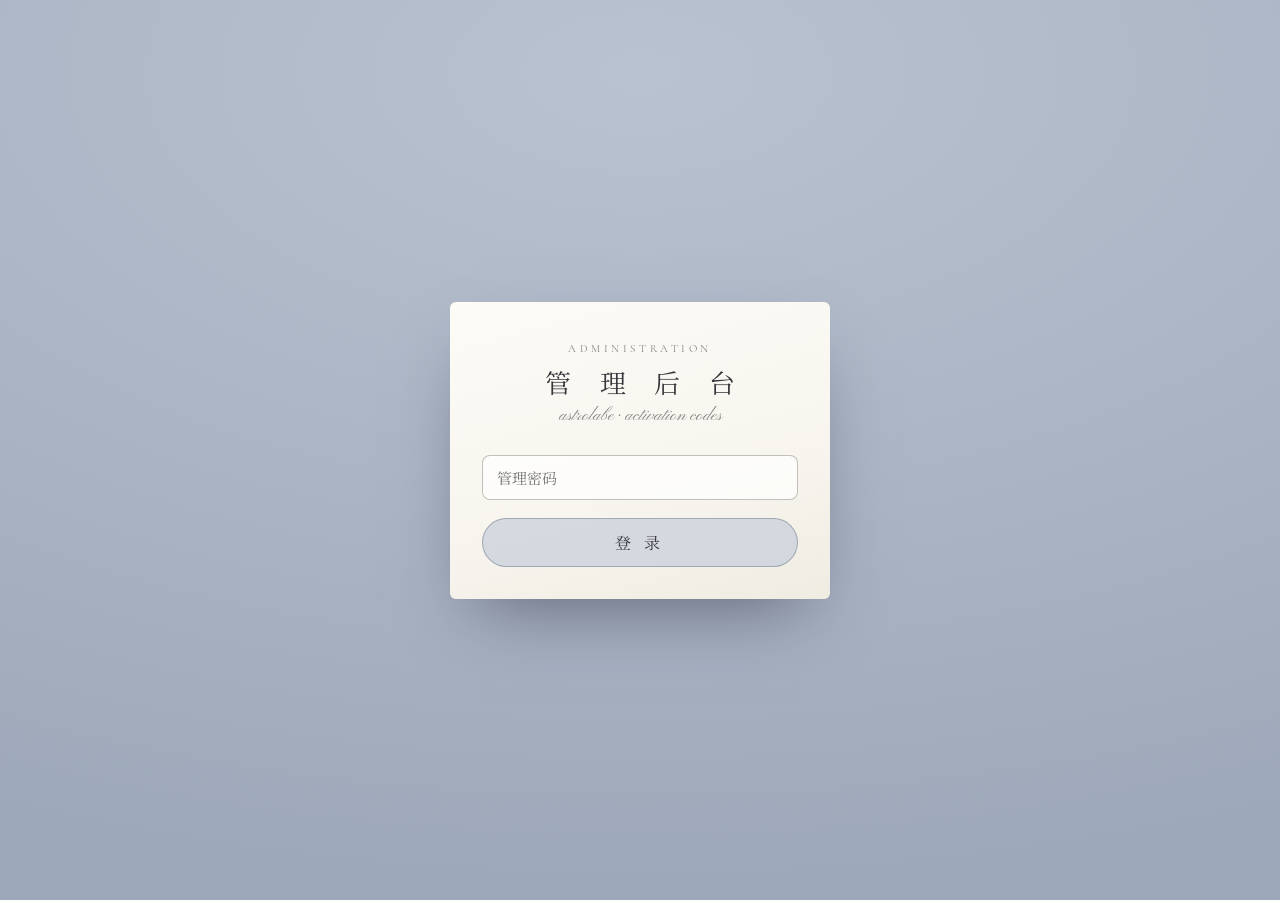
<file: admin.html>
<!doctype html>
<html lang="zh">
  <head>
    <meta charset="UTF-8" />
    <meta name="viewport" content="width=device-width, initial-scale=1.0" />
    <title>Astrolabe · 管理后台</title>
    <link rel="preconnect" href="https://fonts.googleapis.com" />
    <link rel="preconnect" href="https://fonts.gstatic.com" crossorigin />
    <link
      href="https://fonts.googleapis.com/css2?family=Pinyon+Script&family=Cormorant:ital,wght@0,400;0,500;0,600;1,400&family=Noto+Serif+SC:wght@300;400;500&family=Noto+Sans+SC:wght@300;400&display=swap"
      rel="stylesheet"
    />
    <script type="module" crossorigin src="/assets/admin-D6n5O9fM.js"></script>
    <link rel="modulepreload" crossorigin href="/assets/supabase-CWL10OUq.js">
    <link rel="stylesheet" crossorigin href="/assets/admin-BNY491Da.css">
  </head>
  <body>
    <!-- admin login -->
    <div class="adm-login" id="admLogin">
      <article class="adm-login-card">
        <p class="adm-mark">administration</p>
        <h1 class="adm-login-title">管 理 后 台</h1>
        <p class="adm-login-sub">astrolabe · activation codes</p>
        <input class="adm-input" id="admPass" type="password" placeholder="管理密码" autocomplete="current-password" />
        <button class="adm-btn adm-btn-primary" id="admLoginGo" type="button">登 录</button>
        <p class="adm-err" id="admLoginErr"></p>
      </article>
    </div>

    <!-- dashboard (hidden until login) -->
    <div class="adm-dash" id="admDash" hidden>
      <header class="adm-header">
        <h1 class="adm-header-title">激活码管理</h1>
        <a class="adm-header-link" href="/">返回骰子</a>
      </header>

      <!-- create code -->
      <section class="adm-section">
        <h2 class="adm-section-title">生成激活码</h2>
        <div class="adm-form">
          <div class="adm-field">
            <label class="adm-label">学员名称</label>
            <input class="adm-input" id="newLabel" type="text" placeholder="如：张三" />
          </div>
          <div class="adm-field">
            <label class="adm-label">有效期至</label>
            <input class="adm-input" id="newExpiry" type="date" />
          </div>
          <div class="adm-field">
            <label class="adm-label">备注（可选）</label>
            <input class="adm-input" id="newNotes" type="text" placeholder="如：第一期学员" />
          </div>
          <button class="adm-btn adm-btn-primary" id="createBtn" type="button">生 成</button>
        </div>

        <!-- newly created code display -->
        <div class="adm-newcode" id="newCodeBox" hidden>
          <p class="adm-newcode-hint">激活码已生成，请立即复制发给学员（只显示一次）：</p>
          <p class="adm-newcode-value" id="newCodeValue"></p>
          <button class="adm-btn adm-btn-small" id="copyBtn" type="button">复制激活码</button>
        </div>
      </section>

      <!-- code list -->
      <section class="adm-section">
        <h2 class="adm-section-title">已发放的激活码</h2>
        <div class="adm-table-wrap">
          <table class="adm-table" id="codeTable">
            <thead>
              <tr>
                <th>学员</th>
                <th>有效期至</th>
                <th>状态</th>
                <th>最近使用</th>
                <th>操作</th>
              </tr>
            </thead>
            <tbody id="codeBody"></tbody>
          </table>
          <p class="adm-empty" id="codeEmpty">暂无激活码</p>
        </div>
      </section>
    </div>

  </body>
</html>
</file>
<file: assets/admin-BNY491Da.css>
:root{--paper:#f7f5ee;--paper-2:#efece2;--outer:#aab4c4;--outer-2:#9da8ba;--ink:#38373c;--ink-2:#4a4952;--ink-soft:#38373c99;--bronze:#b79a55;--script:"Pinyon Script", cursive;--label:"Cormorant", "Noto Serif SC", serif;--serif:"Noto Serif SC", serif;--sans:"Noto Sans SC", sans-serif}*{box-sizing:border-box;margin:0;padding:0}html,body{min-height:100%}body{font-family:var(--serif);color:var(--ink);background:radial-gradient(120% 90% at 50% 8%, #b9c2d0 0%, var(--outer) 55%, var(--outer-2) 100%);-webkit-font-smoothing:antialiased}.adm-login{z-index:10;place-items:center;padding:24px;display:grid;position:fixed;inset:0}.adm-login[hidden]{display:none}.adm-login-card{background:linear-gradient(165deg, #fdfbf6 0%, var(--paper) 60%, var(--paper-2) 100%);text-align:center;border-radius:6px;width:min(380px,90vw);padding:40px 32px 32px;box-shadow:0 30px 70px -28px #28283c99}.adm-mark{font-family:var(--label);text-transform:uppercase;letter-spacing:.32em;color:var(--ink-soft);font-size:11px}.adm-login-title{font-family:var(--serif);letter-spacing:.42em;color:var(--ink);margin:8px 0 4px;padding-left:.42em;font-size:26px;font-weight:400}.adm-login-sub{font-family:var(--script);color:var(--ink-soft);margin-bottom:28px;font-size:18px}.adm-err{font-family:var(--sans);color:#a85a4a;min-height:18px;margin-top:10px;font-size:13px}.adm-err:empty{display:none}.adm-input{width:100%;font-family:var(--serif);color:var(--ink);background:#ffffffb3;border:1px solid #3a352f4d;border-radius:8px;outline:none;padding:11px 14px;font-size:15px}.adm-input:focus{border-color:#3a352f8c}.adm-btn{font-family:var(--serif);cursor:pointer;border:1px solid #6e7a8c80;border-radius:40px;transition:background .3s}.adm-btn-primary{letter-spacing:.3em;width:100%;color:var(--ink);background:#c6cedbb3;margin-top:18px;padding:12px;font-size:16px}.adm-btn-primary:hover{background:#c6cedbf2}.adm-btn-small{letter-spacing:.1em;color:var(--ink-2);background:#e6e2da99;padding:5px 14px;font-size:12px}.adm-btn-small:hover{background:#e6e2da}.adm-btn-danger{color:#a85a4a;border-color:#a85a4a4d}.adm-btn-danger:hover{background:#a85a4a1a}.adm-dash{max-width:800px;margin:0 auto;padding:32px clamp(16px,4vw,32px) 60px}.adm-header{justify-content:space-between;align-items:center;margin-bottom:28px;display:flex}.adm-header-title{font-family:var(--serif);letter-spacing:.2em;color:var(--ink);font-size:22px;font-weight:400}.adm-header-link{font-family:var(--serif);color:var(--ink-soft);text-underline-offset:3px;font-size:13px;text-decoration:underline}.adm-section{background:linear-gradient(165deg, #fdfbf6 0%, var(--paper) 60%, var(--paper-2) 100%);border-radius:6px;margin-bottom:24px;padding:clamp(20px,4vw,32px);box-shadow:0 8px 30px -12px #28283c40}.adm-section-title{font-family:var(--serif);letter-spacing:.16em;color:var(--ink);border-bottom:1px solid #3a352f26;margin-bottom:18px;padding-bottom:10px;font-size:16px;font-weight:400}.adm-form{gap:14px;display:grid}.adm-label{font-family:var(--serif);color:var(--ink-2);letter-spacing:.06em;margin-bottom:5px;font-size:13px;display:block}.adm-newcode{text-align:center;background:#b79a5514;border:1px dashed #b79a5566;border-radius:8px;margin-top:18px;padding:18px}.adm-newcode-hint{font-family:var(--sans);color:var(--ink-2);margin-bottom:10px;font-size:13px}.adm-newcode-value{letter-spacing:.14em;color:var(--ink);-webkit-user-select:all;user-select:all;margin-bottom:12px;font-family:Courier New,monospace;font-size:24px;font-weight:600}.adm-table-wrap{overflow-x:auto}.adm-table{border-collapse:collapse;width:100%;font-size:14px}.adm-table th{font-family:var(--serif);letter-spacing:.08em;color:var(--ink-2);text-align:left;white-space:nowrap;border-bottom:1px solid #3a352f33;padding:8px 10px;font-weight:500}.adm-table td{font-family:var(--sans);white-space:nowrap;border-bottom:1px solid #3a352f14;padding:10px;font-weight:300}.adm-actions{gap:6px;display:flex}.adm-empty{font-family:var(--sans);color:var(--ink-soft);text-align:center;padding:20px;font-size:14px}.st{border-radius:20px;padding:2px 10px;font-size:12px}.st-on{color:#4a7a4a;background:#82b28233}.st-off{color:#a85a4a;background:#a85a4a1f}.st-expired{color:#888;background:#8c8c8c26}
</file>
